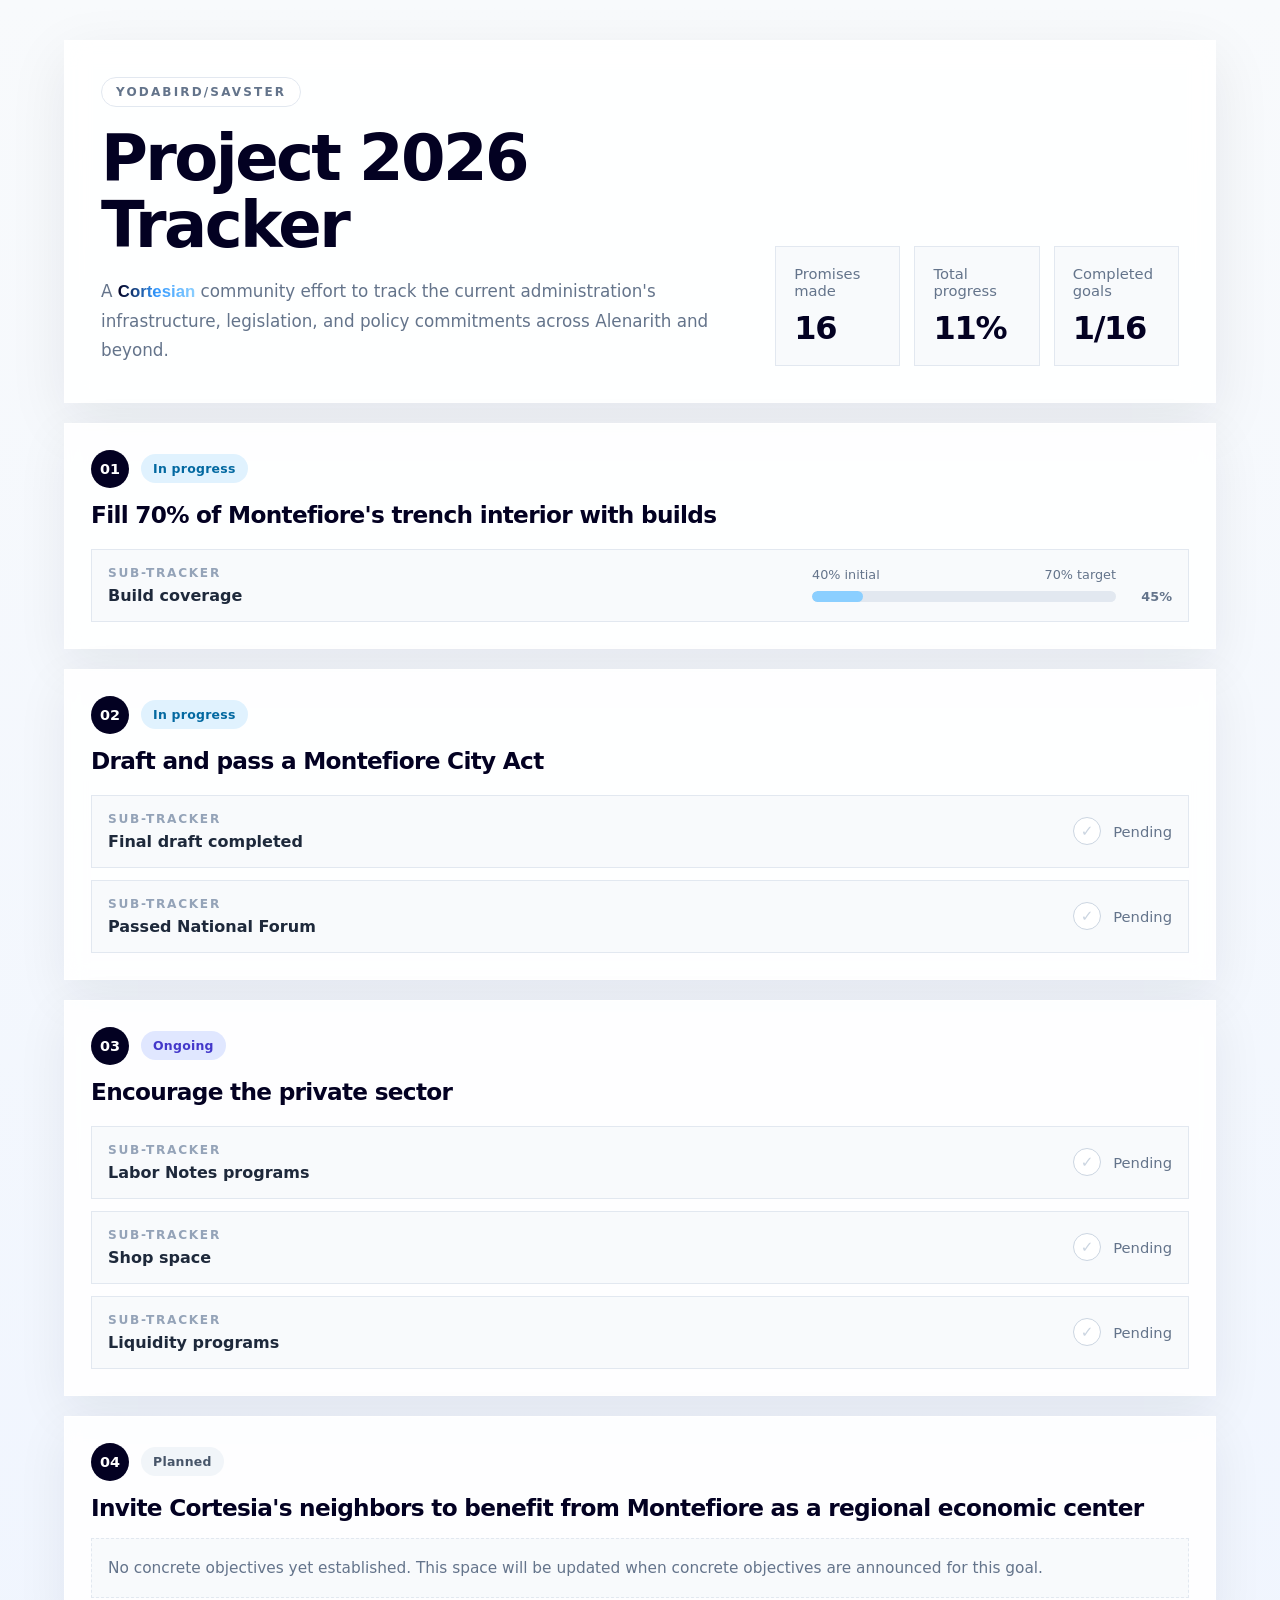
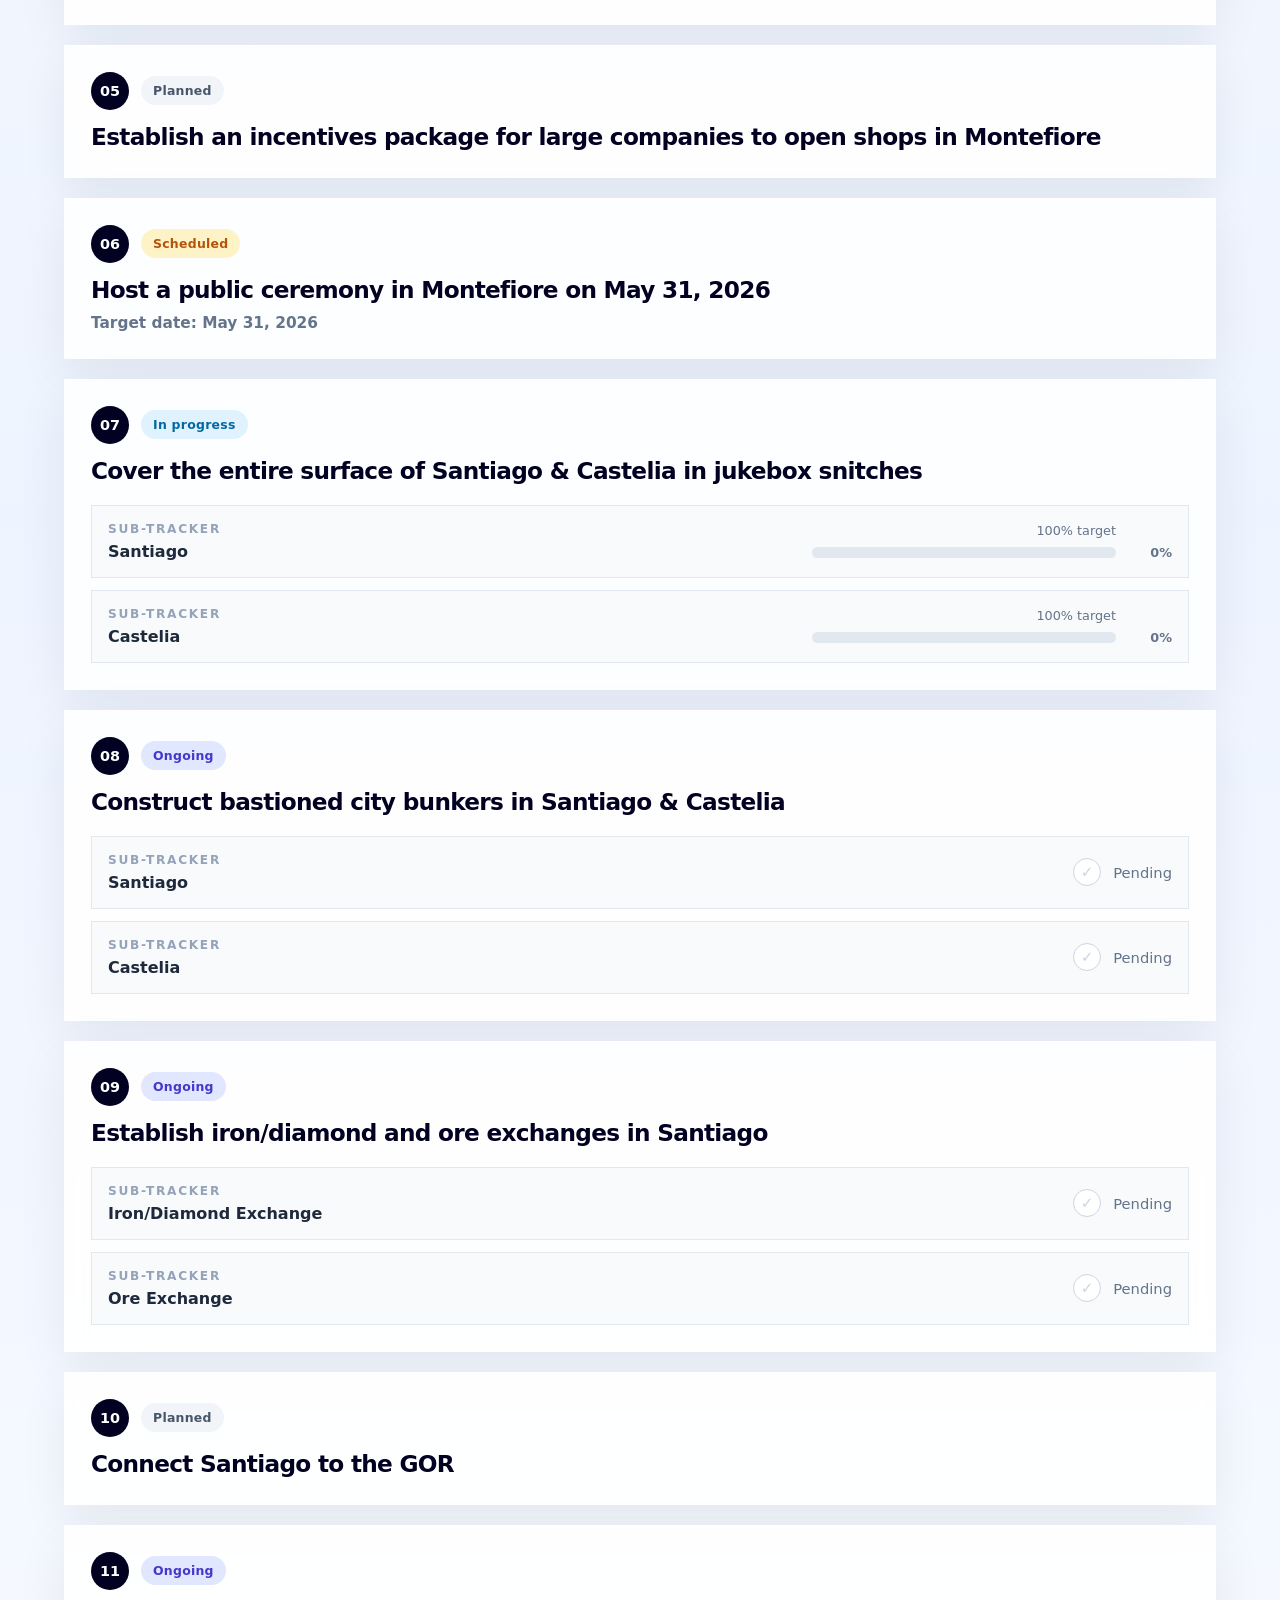
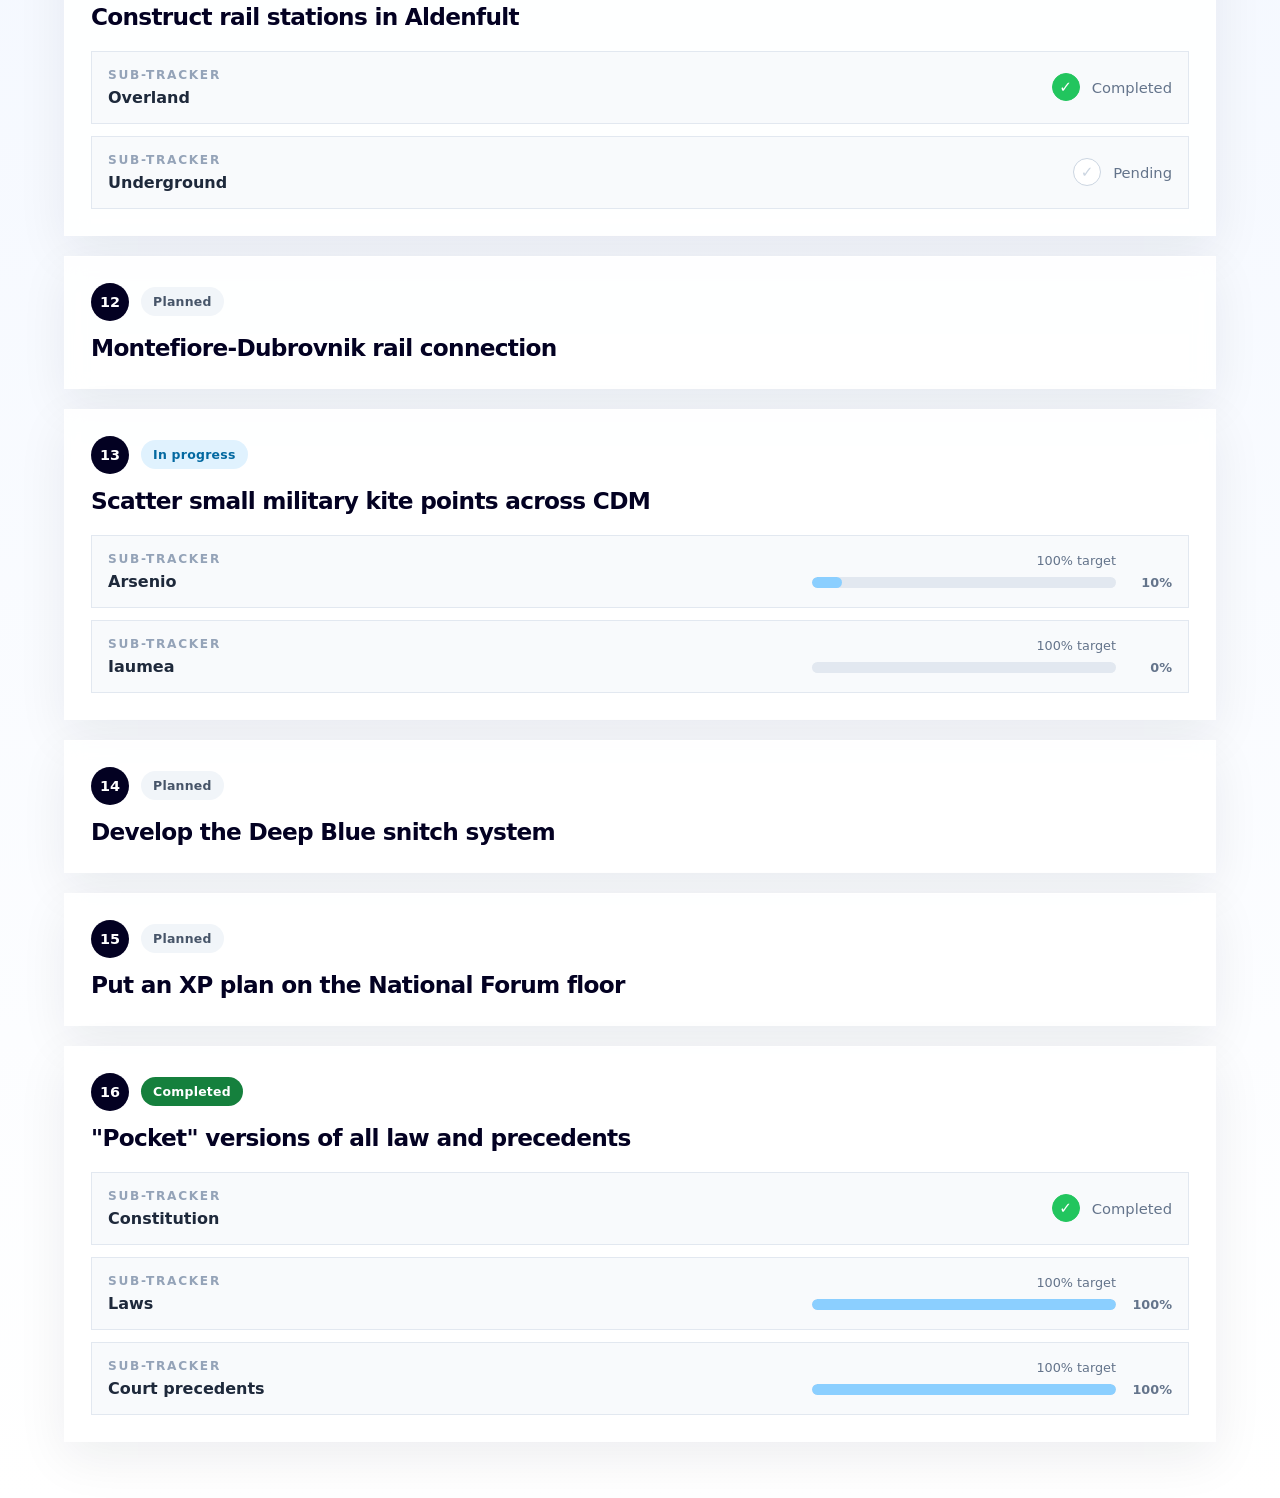
<file: project2026/index.htm>
<!DOCTYPE html>
<html lang="en">

<head>
  <meta charset="UTF-8" />
  <meta name="viewport" content="width=device-width, initial-scale=1.0" />
  <title>Project 2026 Tracker</title>
  <link rel="icon" type="image/x-icon" href="../assets/img/favicon.ico">
  <style>
    :root {
      --bg-top: #f8fafc;
      --bg-mid: #eef4ff;
      --bg-bottom: #ffffff;
      --text: #030122;
      --muted: #64748b;
      --line: #e2e8f0;
      --card: rgba(255, 255, 255, 0.88);
      --soft: #f8fafc;
      --shadow: 0 18px 56px rgba(15, 23, 42, 0.08);
      --blue-bg: #e0f2fe;
      --blue-text: #0369a1;
      --indigo-bg: #e0e7ff;
      --indigo-text: #4338ca;
      --slate-bg: #f1f5f9;
      --slate-text: #475569;
      --amber-bg: #fef3c7;
      --amber-text: #b45309;
      --green-bg: #15803d;
      --white-text: #ffffff;
      --bar-bg: #e2e8f0;
      --bar-fill: #8bcfff;
    }

    * {
      box-sizing: border-box;
    }

    html {
      scroll-behavior: smooth;
    }

    body {
      margin: 0;
      font-family: Inter, ui-sans-serif, system-ui, sans-serif;
      color: var(--text);
      background: linear-gradient(180deg, var(--bg-top) 0%, var(--bg-mid) 45%, var(--bg-bottom) 100%);
    }

    .page {
      max-width: 1200px;
      margin: 0 auto;
      padding: 40px 24px 56px;
    }

    .hero {
      position: relative;
      overflow: hidden;
      background: var(--card);
      border: 1px solid rgba(255, 255, 255, 0.8);
      box-shadow: var(--shadow);
      padding: 36px;
      backdrop-filter: blur(12px);
    }

    .hero-grid {
      display: grid;
      gap: 28px;
      grid-template-columns: 1.6fr 1fr;
      align-items: end;
    }

    .eyebrow {
      display: inline-flex;
      align-items: center;
      padding: 7px 14px;
      border-radius: 999px;
      background: #fff;
      border: 1px solid var(--line);
      font-size: 12px;
      font-weight: 700;
      letter-spacing: 0.18em;
      text-transform: uppercase;
      color: var(--muted);
    }

    h1 {
      margin: 18px 0 0;
      font-size: clamp(2.2rem, 5vw, 4rem);
      line-height: 1.05;
      letter-spacing: -0.04em;
    }

    .highlight {
      font-family: sans-serif;
      font-weight: bold;
      background-image: linear-gradient(to right, #030122, #3399ff, #8bcfff);
      background-clip: text;
      -webkit-background-clip: text;
      color: transparent;
      -webkit-text-fill-color: transparent;
    }

    .hero p {
      max-width: 720px;
      margin: 18px 0 0;
      font-size: 1.05rem;
      line-height: 1.75;
      color: var(--muted);
    }

    .summary-grid {
      display: grid;
      gap: 14px;
      grid-template-columns: repeat(3, 1fr);
    }

    .stat {
      background: var(--soft);
      border: 1px solid var(--line);
      padding: 18px;
    }

    .stat-label {
      font-size: 0.92rem;
      color: var(--muted);
    }

    .stat-value {
      margin-top: 10px;
      font-size: 2rem;
      font-weight: 700;
      letter-spacing: -0.04em;
    }

    /* EDIT TOGGLE */
    .edit-bar {
      display: flex;
      justify-content: flex-end;
      margin-top: 20px;
    }

    .btn-edit {
      display: inline-flex;
      align-items: center;
      gap: 8px;
      padding: 10px 20px;
      border-radius: 999px;
      background: var(--text);
      color: #fff;
      border: none;
      font-size: 0.88rem;
      font-weight: 700;
      cursor: pointer;
      letter-spacing: 0.04em;
      transition: opacity 0.15s;
    }

    .btn-edit:hover {
      opacity: 0.8;
    }

    .btn-edit.active {
      background: #22c55e;
    }

    /* GOALS */
    .goals {
      display: grid;
      gap: 20px;
      margin-top: 20px;
    }

    .goal-card {
      background: var(--card);
      border: 1px solid rgba(255, 255, 255, 0.8);
      box-shadow: 0 16px 48px rgba(15, 23, 42, 0.07);
      padding: 26px;
      backdrop-filter: blur(10px);
      transition: box-shadow 0.2s;
    }

    .goal-card.editing {
      box-shadow: 0 0 0 2px #3399ff, 0 16px 48px rgba(15, 23, 42, 0.07);
    }

    .goal-top {
      display: flex;
      gap: 16px;
      align-items: flex-start;
      justify-content: space-between;
    }

    .goal-heading {
      flex: 1;
      min-width: 0;
    }

    .goal-label-row {
      display: flex;
      align-items: center;
      gap: 12px;
      margin-bottom: 12px;
      flex-wrap: wrap;
    }

    .goal-number {
      width: 38px;
      height: 38px;
      border-radius: 999px;
      background: var(--text);
      color: #fff;
      display: inline-flex;
      align-items: center;
      justify-content: center;
      font-size: 0.9rem;
      font-weight: 700;
      flex-shrink: 0;
    }

    .goal-title {
      margin: 0;
      font-size: 1.45rem;
      line-height: 1.25;
      letter-spacing: -0.03em;
    }

    .goal-date {
      margin-top: 10px;
      font-size: 0.96rem;
      font-weight: 600;
      color: var(--muted);
    }

    .badge {
      display: inline-flex;
      align-items: center;
      border-radius: 999px;
      padding: 7px 12px;
      font-size: 0.78rem;
      font-weight: 700;
      letter-spacing: 0.02em;
      white-space: nowrap;
    }

    .badge.in-progress {
      background: var(--blue-bg);
      color: var(--blue-text);
    }

    .badge.ongoing {
      background: var(--indigo-bg);
      color: var(--indigo-text);
    }

    .badge.planned {
      background: var(--slate-bg);
      color: var(--slate-text);
    }

    .badge.scheduled {
      background: var(--amber-bg);
      color: var(--amber-text);
    }

    .badge.completed {
      background: var(--green-bg);
      color: var(--white-text);
    }

    .note {
      margin-top: 16px;
      background: var(--soft);
      border: 1px dashed var(--line);
      padding: 16px;
      color: var(--muted);
      line-height: 1.7;
      font-size: 0.96rem;
    }

    .subtrackers {
      display: grid;
      gap: 12px;
      margin-top: 20px;
    }

    .subtracker {
      display: flex;
      align-items: center;
      justify-content: space-between;
      gap: 20px;
      background: rgba(248, 250, 252, 0.92);
      border: 1px solid var(--line);
      padding: 16px;
    }

    .subtracker-meta {
      min-width: 0;
      flex: 1;
    }

    .subtracker-label {
      font-size: 0.76rem;
      font-weight: 700;
      letter-spacing: 0.14em;
      text-transform: uppercase;
      color: #94a3b8;
    }

    .subtracker-name {
      margin-top: 6px;
      font-size: 1rem;
      font-weight: 600;
      color: #1e293b;
    }

    .progress-wrap {
      width: min(100%, 360px);
      flex-shrink: 0;
    }

    .progress-top {
      display: flex;
      align-items: center;
      justify-content: space-between;
      margin-bottom: 7px;
      font-size: 0.8rem;
      color: var(--muted);
      padding-right: 56px;
    }

    .progress-bar {
      width: 100%;
      flex: 1;
      height: 11px;
      overflow: hidden;
      border-radius: 999px;
      background: var(--bar-bg);
    }

    .progress-bar-row {
      display: flex;
      align-items: center;
      gap: 10px;
    }

    .progress-current {
      min-width: 46px;
      text-align: right;
      font-size: 0.8rem;
      color: var(--muted);
      font-weight: 600;
      flex-shrink: 0;
    }

    .progress-fill {
      height: 100%;
      border-radius: 999px;
      background: var(--bar-fill);
    }

    .check-wrap {
      display: flex;
      align-items: center;
      gap: 12px;
      min-width: 180px;
      justify-content: flex-end;
      flex-shrink: 0;
    }

    .check {
      width: 28px;
      height: 28px;
      border-radius: 999px;
      display: inline-flex;
      align-items: center;
      justify-content: center;
      font-size: 0.95rem;
      font-weight: 700;
      border: 1px solid #cbd5e1;
      background: #fff;
      color: #cbd5e1;
    }

    .check.done {
      border-color: #22c55e;
      background: #22c55e;
      color: #fff;
    }

    .check-status {
      font-size: 0.92rem;
      color: var(--muted);
    }

    /* EDIT CONTROLS */
    .edit-controls {
      margin-top: 20px;
      border-top: 1px dashed var(--line);
      padding-top: 18px;
      display: none;
    }

    .edit-controls.visible {
      display: block;
    }

    .edit-grid {
      display: grid;
      gap: 12px;
    }

    .edit-row {
      display: flex;
      gap: 10px;
      align-items: center;
      flex-wrap: wrap;
    }

    .edit-label {
      font-size: 0.8rem;
      font-weight: 700;
      text-transform: uppercase;
      letter-spacing: 0.1em;
      color: var(--muted);
      min-width: 90px;
    }

    .edit-input,
    .edit-select,
    .edit-textarea {
      flex: 1;
      min-width: 180px;
      padding: 8px 12px;
      border: 1px solid var(--line);
      font-size: 0.95rem;
      font-family: inherit;
      background: #fff;
      color: var(--text);
      outline: none;
    }

    .edit-input:focus,
    .edit-select:focus,
    .edit-textarea:focus {
      border-color: #3399ff;
    }

    .edit-textarea {
      resize: vertical;
      min-height: 60px;
    }

    .edit-section-title {
      font-size: 0.82rem;
      font-weight: 700;
      text-transform: uppercase;
      letter-spacing: 0.1em;
      color: var(--muted);
      margin: 14px 0 8px;
    }

    .sub-edit {
      background: var(--soft);
      border: 1px solid var(--line);
      padding: 14px;
      display: grid;
      gap: 8px;
      position: relative;
    }

    .sub-edit-row {
      display: flex;
      gap: 10px;
      align-items: center;
      flex-wrap: wrap;
    }

    .btn-small {
      padding: 5px 12px;
      border: 1px solid var(--line);
      background: #fff;
      font-size: 0.8rem;
      font-weight: 700;
      cursor: pointer;
      font-family: inherit;
      transition: background 0.15s;
    }

    .btn-small:hover {
      background: var(--line);
    }

    .btn-small.danger {
      border-color: #fca5a5;
      color: #dc2626;
    }

    .btn-small.danger:hover {
      background: #fee2e2;
    }

    .btn-add-sub {
      display: inline-flex;
      align-items: center;
      gap: 6px;
      padding: 8px 14px;
      border: 1px dashed var(--line);
      background: transparent;
      font-size: 0.85rem;
      font-weight: 600;
      cursor: pointer;
      font-family: inherit;
      color: var(--muted);
      margin-top: 6px;
      transition: border-color 0.15s, color 0.15s;
    }

    .btn-add-sub:hover {
      border-color: #3399ff;
      color: #3399ff;
    }

    .progress-edit-wrap {
      display: flex;
      gap: 8px;
      align-items: center;
      flex: 1;
      min-width: 180px;
    }

    .progress-edit-wrap input[type=range] {
      flex: 1;
    }

    .progress-edit-wrap span {
      min-width: 38px;
      text-align: right;
      font-size: 0.9rem;
      font-weight: 600;
    }

    .check-toggle {
      display: flex;
      gap: 8px;
      align-items: center;
    }

    .check-toggle label {
      font-size: 0.9rem;
      color: var(--muted);
      cursor: pointer;
      display: flex;
      align-items: center;
      gap: 6px;
    }

    @media (max-width: 980px) {
      .hero-grid {
        grid-template-columns: 1fr;
      }
    }

    @media (max-width: 760px) {
      .page {
        padding: 22px 14px 40px;
      }

      .hero,
      .goal-card {
        padding: 20px;
      }

      .summary-grid {
        grid-template-columns: 1fr;
      }

      .goal-top,
      .subtracker {
        flex-direction: column;
        align-items: flex-start;
      }

      .progress-wrap,
      .check-wrap {
        width: 100%;
        min-width: 0;
        justify-content: flex-start;
      }

      .goal-title {
        font-size: 1.25rem;
      }
    }
  </style>
</head>

<body>
  <div class="page">
    <header class="hero">
      <div class="hero-grid">
        <div>
          <div class="eyebrow">yodabird/savster</div>
          <h1>Project 2026 Tracker</h1>
          <p>A <a href="https://discord.gg/aKqx8BNUpR" target="_blank" class="highlight">Cortesian</a> community effort
            to track the current administration's infrastructure, legislation, and policy commitments across Alenarith
            and beyond.</p>
        </div>
        <div class="summary-grid">
          <div class="stat">
            <div class="stat-label">Promises made</div>
            <div class="stat-value" id="stat-total">—</div>
          </div>
          <div class="stat">
            <div class="stat-label">Total progress</div>
            <div class="stat-value" id="stat-progress">—</div>
          </div>
          <div class="stat">
            <div class="stat-label">Completed goals</div>
            <div class="stat-value" id="stat-completed">—</div>
          </div>
        </div>
      </div>
    </header>

    <main class="goals" id="goals-container"></main>
  </div>

  <script>
    // GOALS DATA — edit this array to update the tracker
    const goals = [
      {
        title: "Fill 70% of Montefiore's trench interior with builds",
        status: "in-progress",
        date: null,
        note: null,
        subtrackers: [
          { type: "progress", label: "Build coverage", starting: 40, current: 45, target: 70 }
        ]
      },
      {
        title: "Draft and pass a Montefiore City Act",
        status: "in-progress",
        date: null,
        note: null,
        subtrackers: [
          { type: "check", label: "Final draft completed", done: false },
          { type: "check", label: "Passed National Forum", done: false }
        ]
      },
      {
        title: "Encourage the private sector",
        status: "ongoing",
        date: null,
        note: null,
        subtrackers: [
          { type: "check", label: "Labor Notes programs", done: false },
          { type: "check", label: "Shop space", done: false },
          { type: "check", label: "Liquidity programs", done: false }
        ]
      },
      {
        title: "Invite Cortesia's neighbors to benefit from Montefiore as a regional economic center",
        status: "planned",
        date: null,
        note: "No concrete objectives yet established. This space will be updated when concrete objectives are announced for this goal.",
        subtrackers: []
      },
      {
        title: "Establish an incentives package for large companies to open shops in Montefiore",
        status: "planned",
        date: null,
        note: null,
        subtrackers: []
      },
      {
        title: "Host a public ceremony in Montefiore on May 31, 2026",
        status: "scheduled",
        date: "May 31, 2026",
        note: null,
        subtrackers: []
      },
      {
        title: "Cover the entire surface of Santiago & Castelia in jukebox snitches",
        status: "in-progress",
        date: null,
        note: null,
        subtrackers: [
          { type: "progress", label: "Santiago", starting: 0,current: 0, target: 100 },
          { type: "progress", label: "Castelia", starting: 0, current: 0, target: 100 }
        ]
      },
      {
        title: "Construct bastioned city bunkers in Santiago & Castelia",
        status: "ongoing",
        date: null,
        note: null,
        subtrackers: [
          { type: "check", label: "Santiago", done: false },
          { type: "check", label: "Castelia", done: false }
        ]
      },
      {
        title: "Establish iron/diamond and ore exchanges in Santiago",
        status: "ongoing",
        date: null,
        note: null,
        subtrackers: [
          { type: "check", label: "Iron/Diamond Exchange", done: false },
          { type: "check", label: "Ore Exchange", done: false }
        ]
      },
      {
        title: "Connect Santiago to the GOR",
        status: "planned",
        date: null,
        note: null,
        subtrackers: []
      },
      {
        title: "Construct rail stations in Aldenfult",
        status: "ongoing",
        date: null,
        note: null,
        subtrackers: [
          { type: "check", label: "Overland", done: true },
          { type: "check", label: "Underground", done: false }
        ]
      },
      {
        title: "Montefiore-Dubrovnik rail connection",
        status: "planned",
        date: null,
        note: null,
        subtrackers: []
      },
      {
        title: "Scatter small military kite points across CDM",
        status: "in-progress",
        date: null,
        note: null,
        subtrackers: [
          { type: "progress", label: "Arsenio", starting: 0, current: 10, target: 100 },
          { type: "progress", label: "Iaumea", starting: 0, current: 0, target: 100 }
        ]
      },
      {
        title: "Develop the Deep Blue snitch system",
        status: "planned",
        date: null,
        note: null,
        subtrackers: []
      },
      {
        title: "Put an XP plan on the National Forum floor",
        status: "planned",
        date: null,
        note: null,
        subtrackers: []
      },
      {
        title: '"Pocket" versions of all law and precedents',
        status: "completed",
        date: null,
        note: null,
        subtrackers: [
          { type: "check", label: "Constitution", done: true },
          { type: "progress", label: "Laws", starting: 0, current: 100, target: 100 },
          { type: "progress", label: "Court precedents", starting: 0, current: 100, target: 100 }
        ]
      }
    ];

    const STATUS_OPTIONS = [
      { value: "in-progress", label: "In Progress" },
      { value: "ongoing", label: "Ongoing" },
      { value: "planned", label: "Planned" },
      { value: "scheduled", label: "Scheduled" },
      { value: "completed", label: "Completed" }
    ];

    const STATUS_LABELS = {
      "in-progress": "In progress",
      "ongoing": "Ongoing",
      "planned": "Planned",
      "scheduled": "Scheduled",
      "completed": "Completed"
    };

    let editMode = false;

    function computeStats() {
      const total = goals.length;
      let completedGoals = 0;
      let totalGoalProgress = 0;
      let goalCount = 0;

      goals.forEach(g => {
        goalCount ++;

        // A goal is "complete" if all its subtrackers are done/100%
        let goalComplete = false;
        if (g.subtrackers.length === 0) {
          goalComplete = (g.status === "completed");
        } else {
          const allDone = g.subtrackers.every(s => {
            if (s.type === "check") return s.done;
            if (s.type === "progress") return s.current >= s.target;
            return false;
          });
          if (allDone) goalComplete = true;
        }
        if (goalComplete) completedGoals++;

        // Aggregate progress
        if (g.subtrackers.length > 0) {
          let subCount = 0;
          let totalSubProgress = 0;
          g.subtrackers.forEach(s => {
            if (s.type === "progress") {
              totalSubProgress += Math.min((s.current-s.starting) / (s.target-s.starting), 1) * 100;
              subCount++;
            } else if (s.type === "check") {
              totalSubProgress += s.done ? 100 : 0;
              subCount++;
            }
          });
          totalGoalProgress += (totalSubProgress / subCount);
        } else {
          totalGoalProgress += (goalComplete ? 100 : 0);
        }
      });

      const overallProgress = goalCount > 0 ? Math.round(totalGoalProgress / goalCount) : 0;

      document.getElementById("stat-total").textContent = total;
      document.getElementById("stat-progress").textContent = overallProgress + "%";
      document.getElementById("stat-completed").textContent = completedGoals + "/" + total;
    }

    // Rendering
    function render() {
      const container = document.getElementById("goals-container");
      container.innerHTML = "";

      goals.forEach((goal, gi) => {
        const card = document.createElement("section");
        card.className = "goal-card" + (editMode ? " editing" : "");

        let subtrackerHTML = "";
        if (goal.subtrackers.length > 0) {
          subtrackerHTML = '<div class="subtrackers">';
          goal.subtrackers.forEach(s => {
            if (s.type === "progress") {
              const pct = s.target > s.starting ? Math.min((s.current - s.starting) / (s.target - s.starting), 1) * 100 : 0;
              subtrackerHTML += `
            <div class="subtracker">
              <div class="subtracker-meta">
                <div class="subtracker-label">Sub-tracker</div>
                <div class="subtracker-name">${escHtml(s.label)}</div>
              </div>
              <div class="progress-wrap">
              ${s.starting > 0 
              ? `<div class="progress-top"><span>${s.starting}% initial</span><span>${s.target}% target</span></div>` 
              : `<div class="progress-top"><span></span><span>${s.target}% target</span></div>`}
                <div class="progress-bar-row">
                  <div class="progress-bar"><div class="progress-fill" style="width:${pct}%"></div></div>
                  <div class="progress-current">${s.current}%</div>
                </div>
              </div>
            </div>`;
            } else {
              subtrackerHTML += `
            <div class="subtracker">
              <div class="subtracker-meta">
                <div class="subtracker-label">Sub-tracker</div>
                <div class="subtracker-name">${escHtml(s.label)}</div>
              </div>
              <div class="check-wrap">
                <div class="check ${s.done ? "done" : ""}">✓</div>
                <div class="check-status">${s.done ? "Completed" : "Pending"}</div>
              </div>
            </div>`;
            }
          });
          subtrackerHTML += "</div>";
        }

        let editHTML = "";
        if (editMode) {
          let subEditFields = "";
          goal.subtrackers.forEach((s, si) => {
            if (s.type === "progress") {
              subEditFields += `
            <div class="sub-edit" id="sub-${gi}-${si}">
              <div class="sub-edit-row">
                <span class="edit-label">Label</span>
                <input class="edit-input" value="${escAttr(s.label)}" oninput="updateSub(${gi},${si},'label',this.value)" />
                <span class="edit-label" style="min-width:50px">Type</span>
                <select class="edit-select" style="flex:0;min-width:120px" onchange="updateSub(${gi},${si},'type',this.value)">
                  <option value="progress" selected>Progress</option>
                  <option value="check">Checkbox</option>
                </select>
                <button class="btn-small danger" onclick="removeSub(${gi},${si})">Remove</button>
              </div>
              <div class="sub-edit-row">
                <span class="edit-label">Current</span>
                <div class="progress-edit-wrap">
                  <input type="range" min="${s.starting}" max="${s.target}" value="${s.current}" oninput="updateSub(${gi},${si},'current',+this.value);this.nextElementSibling.textContent=this.value+'%'" />
                  <span>${s.current}%</span>
                </div>
                <span class="edit-label" style="min-width:50px">Target</span>
                <input class="edit-input" style="max-width:80px" type="number" min="1" max="100" value="${s.target}" oninput="updateSub(${gi},${si},'target',+this.value)" />
              </div>
            </div>`;
            } else {
              subEditFields += `
            <div class="sub-edit" id="sub-${gi}-${si}">
              <div class="sub-edit-row">
                <span class="edit-label">Label</span>
                <input class="edit-input" value="${escAttr(s.label)}" oninput="updateSub(${gi},${si},'label',this.value)" />
                <span class="edit-label" style="min-width:50px">Type</span>
                <select class="edit-select" style="flex:0;min-width:120px" onchange="updateSub(${gi},${si},'type',this.value)">
                  <option value="progress">Progress</option>
                  <option value="check" selected>Checkbox</option>
                </select>
                <button class="btn-small danger" onclick="removeSub(${gi},${si})">Remove</button>
              </div>
              <div class="sub-edit-row check-toggle">
                <span class="edit-label">Status</span>
                <label><input type="checkbox" ${s.done ? "checked" : ""} onchange="updateSub(${gi},${si},'done',this.checked)" /> Completed</label>
              </div>
            </div>`;
            }
          });

          editHTML = `
        <div class="edit-controls visible">
          <div class="edit-grid">
            <div class="edit-row">
              <span class="edit-label">Title</span>
              <input class="edit-input" value="${escAttr(goal.title)}" oninput="updateGoal(${gi},'title',this.value)" />
            </div>
            <div class="edit-row">
              <span class="edit-label">Status</span>
              <select class="edit-select" onchange="updateGoal(${gi},'status',this.value)">
                ${STATUS_OPTIONS.map(o => `<option value="${o.value}"${goal.status === o.value ? " selected" : ""}>${o.label}</option>`).join("")}
              </select>
              <span class="edit-label" style="min-width:60px">Date</span>
              <input class="edit-input" placeholder="e.g. May 31, 2026" value="${escAttr(goal.date || '')}" oninput="updateGoal(${gi},'date',this.value||null)" />
            </div>
            <div class="edit-row">
              <span class="edit-label">Note</span>
              <textarea class="edit-textarea" oninput="updateGoal(${gi},'note',this.value||null)">${escHtml(goal.note || '')}</textarea>
            </div>
          </div>
          <div class="edit-section-title">Sub-trackers</div>
          <div id="subs-${gi}">${subEditFields}</div>
          <button class="btn-add-sub" onclick="addSub(${gi})">＋ Add sub-tracker</button>
        </div>`;
        }

        const num = String(gi + 1).padStart(2, "0");
        card.innerHTML = `
      <div class="goal-top">
        <div class="goal-heading">
          <div class="goal-label-row">
            <div class="goal-number">${num}</div>
            <div class="badge ${goal.status}">${STATUS_LABELS[goal.status] || goal.status}</div>
          </div>
          <h2 class="goal-title">${escHtml(goal.title)}</h2>
          ${goal.date ? `<div class="goal-date">Target date: ${escHtml(goal.date)}</div>` : ""}
          ${goal.note ? `<div class="note">${escHtml(goal.note)}</div>` : ""}
        </div>
      </div>
      ${subtrackerHTML}
      ${editHTML}`;

        container.appendChild(card);
      });

      computeStats();
    }

    function toggleEditMode() {
      editMode = !editMode;
      const btn = document.getElementById("global-edit-btn");
      btn.textContent = editMode ? "✓ Done Editing" : "✏️ Edit Goals";
      btn.classList.toggle("active", editMode);
      render();
    }

    function updateGoal(gi, key, value) {
      goals[gi][key] = value;
      computeStats();
      const card = document.getElementById("goals-container").children[gi];
      const num = String(gi + 1).padStart(2, "0");
      const g = goals[gi];
      card.querySelector(".goal-number").textContent = num;
      card.querySelector(".badge").className = `badge ${g.status}`;
      card.querySelector(".badge").textContent = STATUS_LABELS[g.status] || g.status;
      card.querySelector(".goal-title").textContent = g.title;

      // date
      let dateEl = card.querySelector(".goal-date");
      if (g.date) {
        if (!dateEl) { dateEl = document.createElement("div"); dateEl.className = "goal-date"; card.querySelector(".goal-heading").appendChild(dateEl); }
        dateEl.textContent = "Target date: " + g.date;
      } else if (dateEl) dateEl.remove();

      // note
      let noteEl = card.querySelector(".note");
      if (g.note) {
        if (!noteEl) { noteEl = document.createElement("div"); noteEl.className = "note"; card.querySelector(".goal-heading").appendChild(noteEl); }
        noteEl.textContent = g.note;
      } else if (noteEl) noteEl.remove();
    }

    function updateSub(gi, si, key, value) {
      goals[gi].subtrackers[si][key] = value;
      if (key === "type") {
        if (value === "progress") {
          goals[gi].subtrackers[si] = { type: "progress", label: goals[gi].subtrackers[si].label, current: 0, target: 100 };
        } else {
          goals[gi].subtrackers[si] = { type: "check", label: goals[gi].subtrackers[si].label, done: false };
        }
        render(); return;
      }
      computeStats();
      refreshSubtrackersView(gi);
    }

    function addSub(gi) {
      goals[gi].subtrackers.push({ type: "check", label: "New item", done: false });
      render();
    }

    function removeSub(gi, si) {
      goals[gi].subtrackers.splice(si, 1);
      render();
    }

    function refreshSubtrackersView(gi) {
      const card = document.getElementById("goals-container").children[gi];
      const g = goals[gi];
      let existingView = card.querySelector(".subtrackers");

      if (g.subtrackers.length === 0) {
        if (existingView) existingView.remove();
        return;
      }

      let html = "";
      g.subtrackers.forEach(s => {
        if (s.type === "progress") {
          const pct = s.target > s.starting ? Math.min((s.current - s.starting) / (s.target - s.starting), 1) * 100 : 0;
          html += `<div class="subtracker">
        <div class="subtracker-meta"><div class="subtracker-label">Sub-tracker</div><div class="subtracker-name">${escHtml(s.label)}</div></div>
        <div class="progress-wrap">
          <div class="progress-top"><span>${s.starting}%</span><span>${s.target}% target</span></div>
          <div class="progress-bar-row"><div class="progress-bar"><div class="progress-fill" style="width:${pct}%"></div></div><div class="progress-current">${s.current}%</div></div>
        </div></div>`;
        } else {
          html += `<div class="subtracker">
        <div class="subtracker-meta"><div class="subtracker-label">Sub-tracker</div><div class="subtracker-name">${escHtml(s.label)}</div></div>
        <div class="check-wrap"><div class="check ${s.done ? "done" : ""}">✓</div><div class="check-status">${s.done ? "Completed" : "Pending"}</div></div>
        </div>`;
        }
      });

      if (existingView) {
        existingView.innerHTML = html;
      } else {
        const wrap = document.createElement("div");
        wrap.className = "subtrackers";
        wrap.innerHTML = html;
        // Insert before edit-controls
        const editCtrl = card.querySelector(".edit-controls");
        if (editCtrl) card.insertBefore(wrap, editCtrl);
        else card.appendChild(wrap);
      }
    }

    // Util
    function escHtml(str) {
      if (!str) return "";
      return String(str).replace(/&/g, "&amp;").replace(/</g, "&lt;").replace(/>/g, "&gt;").replace(/"/g, "&quot;");
    }
    function escAttr(str) {
      if (!str) return "";
      return String(str).replace(/"/g, "&quot;").replace(/'/g, "&#39;");
    }

    render();
  </script>
</body>

</html>
</file>
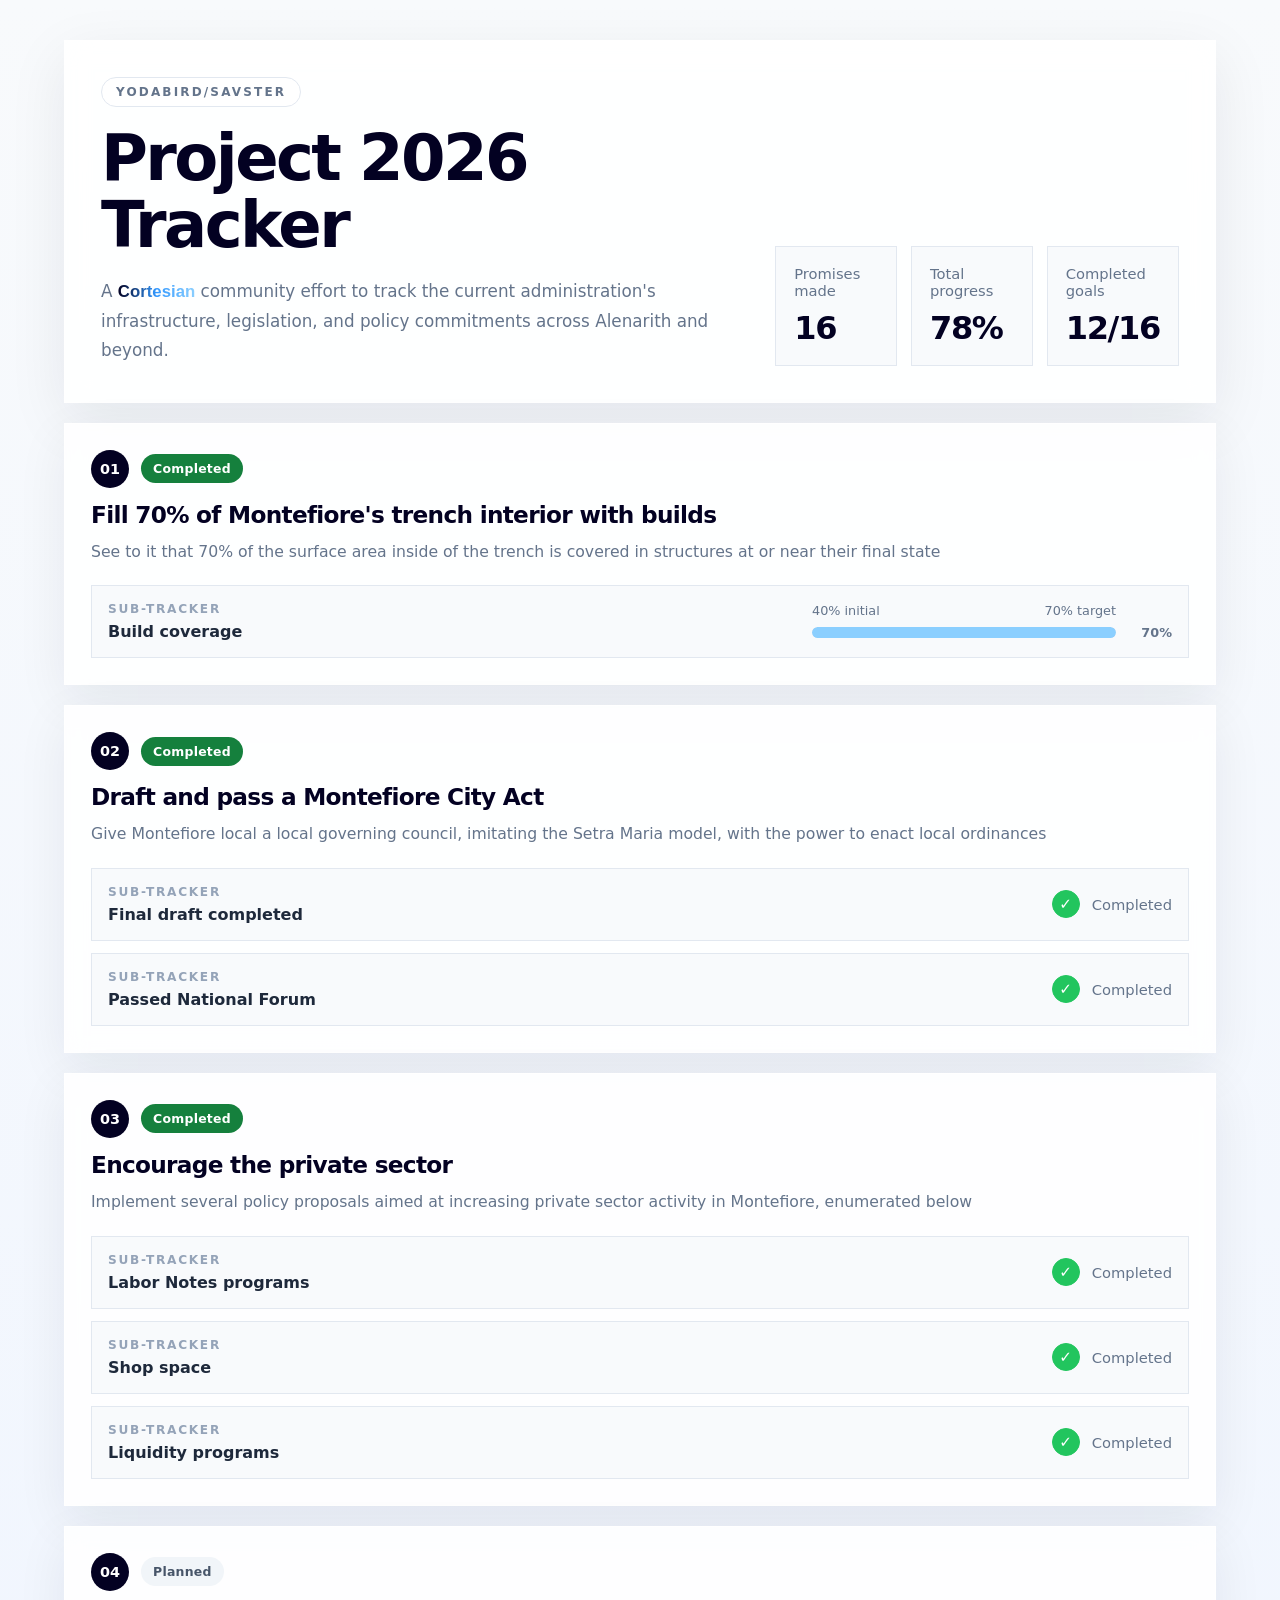
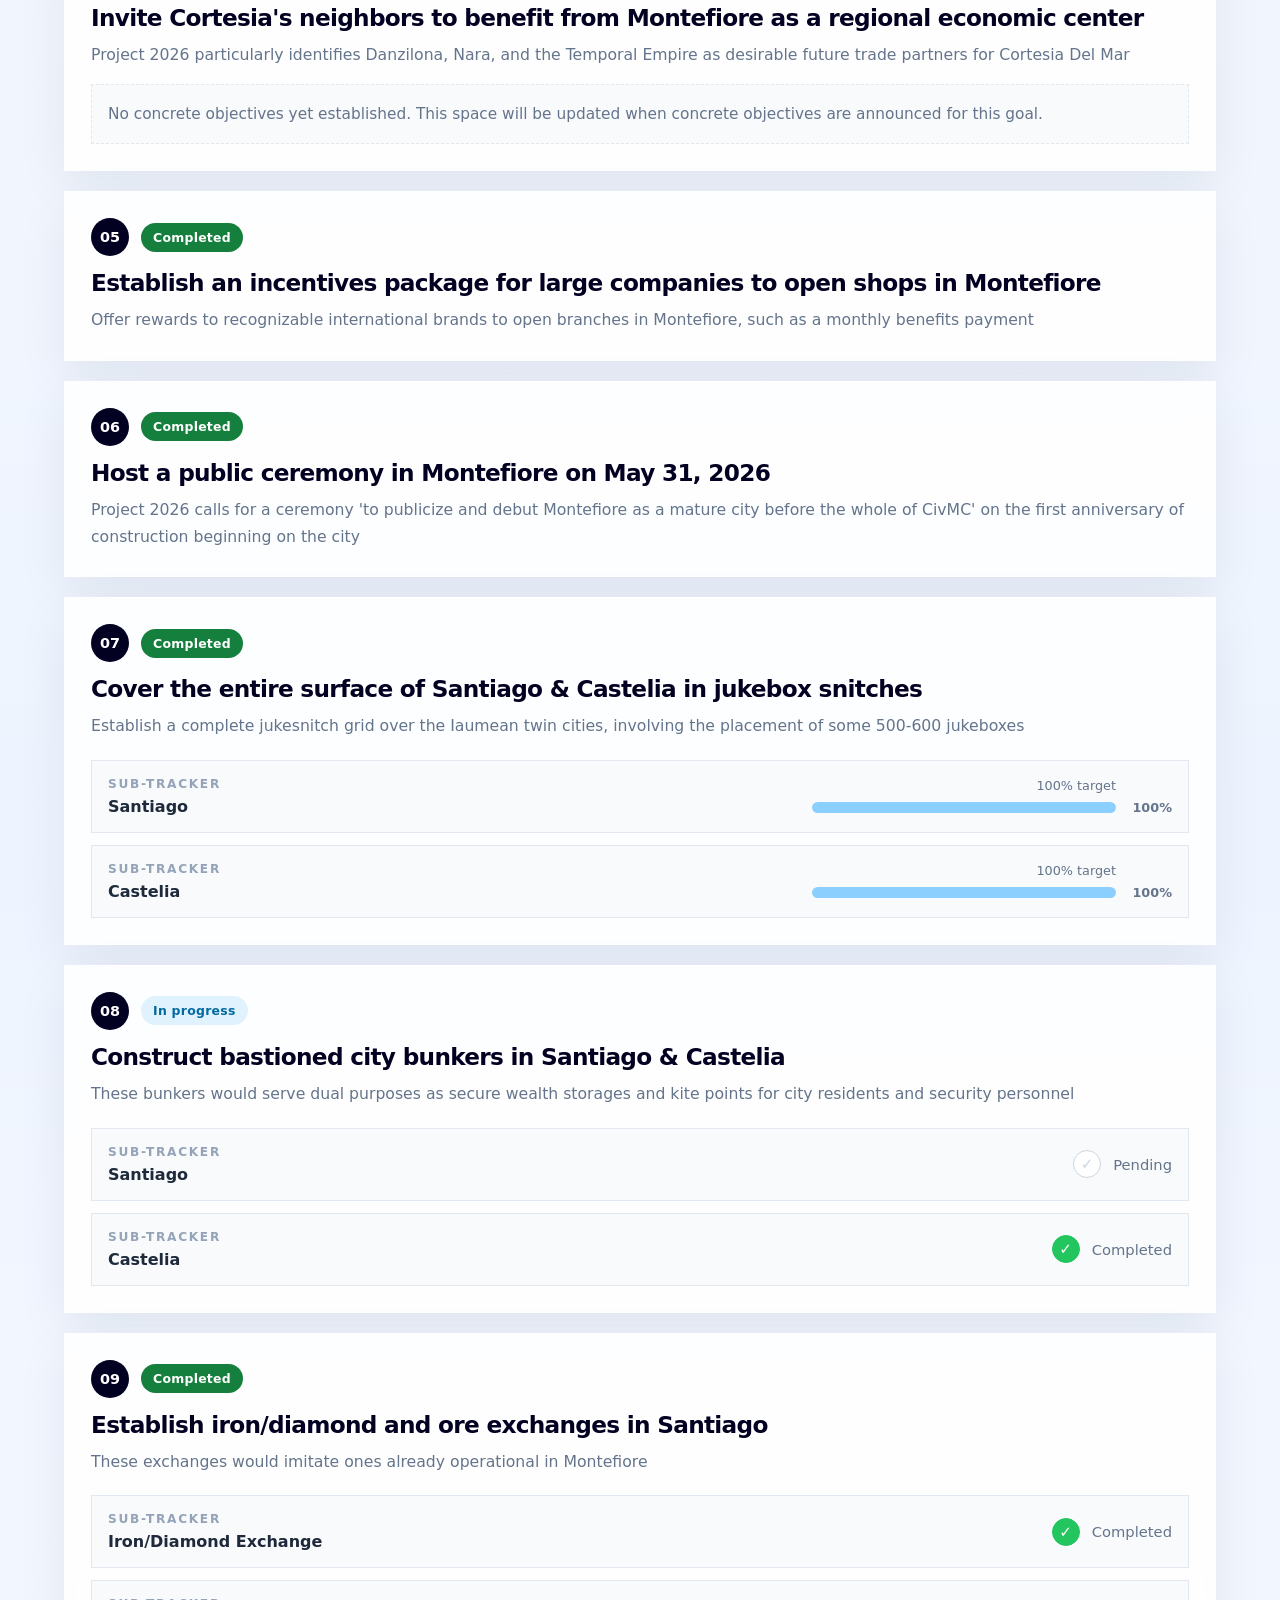
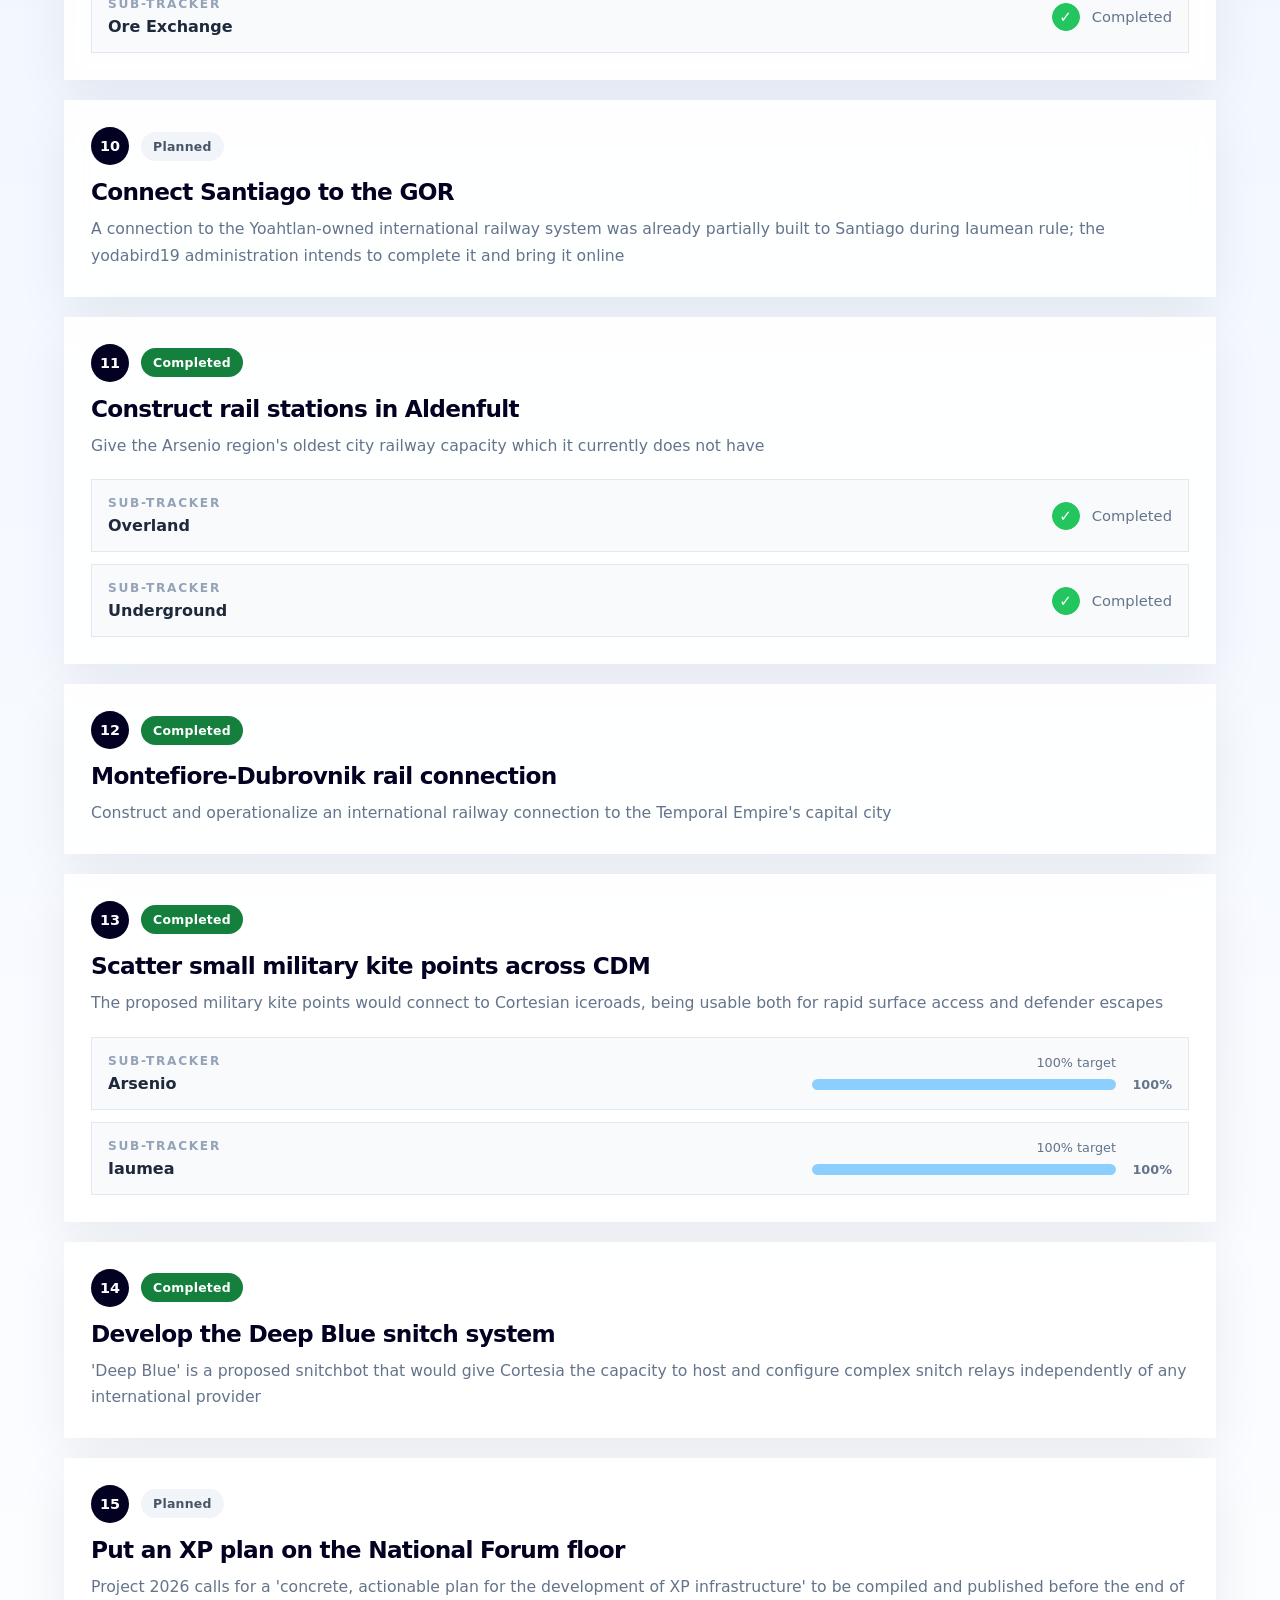
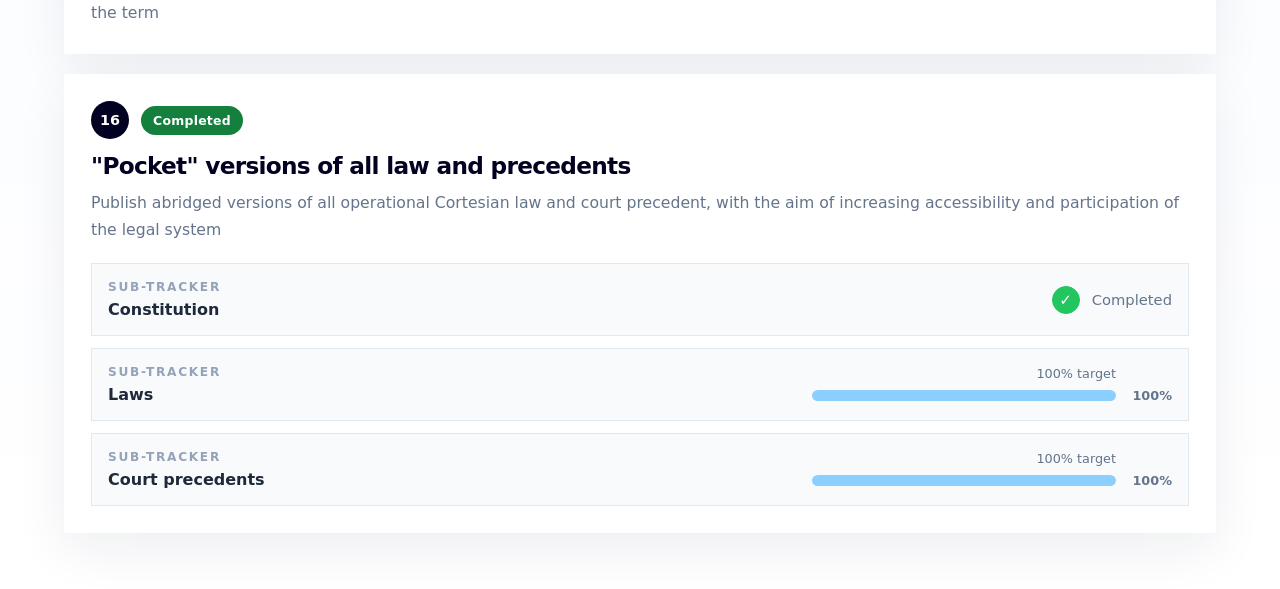
<file: project2026/index.html>
<!DOCTYPE html>
<html lang="en">

<head>
  <meta charset="UTF-8" />
  <meta name="viewport" content="width=device-width, initial-scale=1.0" />
  <title>Project 2026 Tracker</title>
  <link rel="icon" type="image/x-icon" href="../assets/img/favicon.ico">
  <style>
    :root {
      --bg-top: #f8fafc;
      --bg-mid: #eef4ff;
      --bg-bottom: #ffffff;
      --text: #030122;
      --muted: #64748b;
      --line: #e2e8f0;
      --card: rgba(255, 255, 255, 0.88);
      --soft: #f8fafc;
      --shadow: 0 18px 56px rgba(15, 23, 42, 0.08);
      --blue-bg: #e0f2fe;
      --blue-text: #0369a1;
      --indigo-bg: #e0e7ff;
      --indigo-text: #4338ca;
      --slate-bg: #f1f5f9;
      --slate-text: #475569;
      --amber-bg: #fef3c7;
      --amber-text: #b45309;
      --green-bg: #15803d;
      --white-text: #ffffff;
      --bar-bg: #e2e8f0;
      --bar-fill: #8bcfff;
    }

    * {
      box-sizing: border-box;
    }

    html {
      scroll-behavior: smooth;
    }

    body {
      margin: 0;
      font-family: Inter, ui-sans-serif, system-ui, sans-serif;
      color: var(--text);
      background: linear-gradient(180deg, var(--bg-top) 0%, var(--bg-mid) 45%, var(--bg-bottom) 100%);
    }

    .page {
      max-width: 1200px;
      margin: 0 auto;
      padding: 40px 24px 56px;
    }

    .hero {
      position: relative;
      overflow: hidden;
      background: var(--card);
      border: 1px solid rgba(255, 255, 255, 0.8);
      box-shadow: var(--shadow);
      padding: 36px;
      backdrop-filter: blur(12px);
    }

    .hero-grid {
      display: grid;
      gap: 28px;
      grid-template-columns: 1.6fr 1fr;
      align-items: end;
    }

    .eyebrow {
      display: inline-flex;
      align-items: center;
      padding: 7px 14px;
      border-radius: 999px;
      background: #fff;
      border: 1px solid var(--line);
      font-size: 12px;
      font-weight: 700;
      letter-spacing: 0.18em;
      text-transform: uppercase;
      color: var(--muted);
    }

    h1 {
      margin: 18px 0 0;
      font-size: clamp(2.2rem, 5vw, 4rem);
      line-height: 1.05;
      letter-spacing: -0.04em;
    }

    .highlight {
      font-family: sans-serif;
      font-weight: bold;
      background-image: linear-gradient(to right, #030122, #3399ff, #8bcfff);
      background-clip: text;
      -webkit-background-clip: text;
      color: transparent;
      -webkit-text-fill-color: transparent;
    }

    .hero p {
      max-width: 720px;
      margin: 18px 0 0;
      font-size: 1.05rem;
      line-height: 1.75;
      color: var(--muted);
    }

    .summary-grid {
      display: grid;
      gap: 14px;
      grid-template-columns: repeat(3, 1fr);
    }

    .stat {
      background: var(--soft);
      border: 1px solid var(--line);
      padding: 18px;
    }

    .stat-label {
      font-size: 0.92rem;
      color: var(--muted);
    }

    .stat-value {
      margin-top: 10px;
      font-size: 2rem;
      font-weight: 700;
      letter-spacing: -0.04em;
    }

    /* EDIT TOGGLE */
    .edit-bar {
      display: flex;
      justify-content: flex-end;
      margin-top: 20px;
    }

    .btn-edit {
      display: inline-flex;
      align-items: center;
      gap: 8px;
      padding: 10px 20px;
      border-radius: 999px;
      background: var(--text);
      color: #fff;
      border: none;
      font-size: 0.88rem;
      font-weight: 700;
      cursor: pointer;
      letter-spacing: 0.04em;
      transition: opacity 0.15s;
    }

    .btn-edit:hover {
      opacity: 0.8;
    }

    .btn-edit.active {
      background: #22c55e;
    }

    /* GOALS */
    .goals {
      display: grid;
      gap: 20px;
      margin-top: 20px;
    }

    .goal-card {
      background: var(--card);
      border: 1px solid rgba(255, 255, 255, 0.8);
      box-shadow: 0 16px 48px rgba(15, 23, 42, 0.07);
      padding: 26px;
      backdrop-filter: blur(10px);
      transition: box-shadow 0.2s;
    }

    .goal-card.editing {
      box-shadow: 0 0 0 2px #3399ff, 0 16px 48px rgba(15, 23, 42, 0.07);
    }

    .goal-top {
      display: flex;
      gap: 16px;
      align-items: flex-start;
      justify-content: space-between;
    }

    .goal-heading {
      flex: 1;
      min-width: 0;
    }

    .goal-label-row {
      display: flex;
      align-items: center;
      gap: 12px;
      margin-bottom: 12px;
      flex-wrap: wrap;
    }

    .goal-number {
      width: 38px;
      height: 38px;
      border-radius: 999px;
      background: var(--text);
      color: #fff;
      display: inline-flex;
      align-items: center;
      justify-content: center;
      font-size: 0.9rem;
      font-weight: 700;
      flex-shrink: 0;
    }

    .goal-title {
      margin: 0;
      font-size: 1.45rem;
      line-height: 1.25;
      letter-spacing: -0.03em;
    }

    .goal-description {
      margin: 10px 0 0;
      font-size: 0.98rem;
      line-height: 1.7;
      color: var(--muted);
    }

    .goal-date {
      margin-top: 10px;
      font-size: 0.96rem;
      font-weight: 600;
      color: var(--muted);
    }

    .badge {
      display: inline-flex;
      align-items: center;
      border-radius: 999px;
      padding: 7px 12px;
      font-size: 0.78rem;
      font-weight: 700;
      letter-spacing: 0.02em;
      white-space: nowrap;
    }

    .badge.in-progress {
      background: var(--blue-bg);
      color: var(--blue-text);
    }

    .badge.ongoing {
      background: var(--indigo-bg);
      color: var(--indigo-text);
    }

    .badge.planned {
      background: var(--slate-bg);
      color: var(--slate-text);
    }

    .badge.scheduled {
      background: var(--amber-bg);
      color: var(--amber-text);
    }

    .badge.completed {
      background: var(--green-bg);
      color: var(--white-text);
    }

    .note {
      margin-top: 16px;
      background: var(--soft);
      border: 1px dashed var(--line);
      padding: 16px;
      color: var(--muted);
      line-height: 1.7;
      font-size: 0.96rem;
    }

    .subtrackers {
      display: grid;
      gap: 12px;
      margin-top: 20px;
    }

    .subtracker {
      display: flex;
      align-items: center;
      justify-content: space-between;
      gap: 20px;
      background: rgba(248, 250, 252, 0.92);
      border: 1px solid var(--line);
      padding: 16px;
    }

    .subtracker-meta {
      min-width: 0;
      flex: 1;
    }

    .subtracker-label {
      font-size: 0.76rem;
      font-weight: 700;
      letter-spacing: 0.14em;
      text-transform: uppercase;
      color: #94a3b8;
    }

    .subtracker-name {
      margin-top: 6px;
      font-size: 1rem;
      font-weight: 600;
      color: #1e293b;
    }

    .progress-wrap {
      width: min(100%, 360px);
      flex-shrink: 0;
    }

    .progress-top {
      display: flex;
      align-items: center;
      justify-content: space-between;
      margin-bottom: 7px;
      font-size: 0.8rem;
      color: var(--muted);
      padding-right: 56px;
    }

    .progress-bar {
      width: 100%;
      flex: 1;
      height: 11px;
      overflow: hidden;
      border-radius: 999px;
      background: var(--bar-bg);
    }

    .progress-bar-row {
      display: flex;
      align-items: center;
      gap: 10px;
    }

    .progress-current {
      min-width: 46px;
      text-align: right;
      font-size: 0.8rem;
      color: var(--muted);
      font-weight: 600;
      flex-shrink: 0;
    }

    .progress-fill {
      height: 100%;
      border-radius: 999px;
      background: var(--bar-fill);
    }

    .check-wrap {
      display: flex;
      align-items: center;
      gap: 12px;
      min-width: 180px;
      justify-content: flex-end;
      flex-shrink: 0;
    }

    .check {
      width: 28px;
      height: 28px;
      border-radius: 999px;
      display: inline-flex;
      align-items: center;
      justify-content: center;
      font-size: 0.95rem;
      font-weight: 700;
      border: 1px solid #cbd5e1;
      background: #fff;
      color: #cbd5e1;
    }

    .check.done {
      border-color: #22c55e;
      background: #22c55e;
      color: #fff;
    }

    .check-status {
      font-size: 0.92rem;
      color: var(--muted);
    }

    /* EDIT CONTROLS */
    .edit-controls {
      margin-top: 20px;
      border-top: 1px dashed var(--line);
      padding-top: 18px;
      display: none;
    }

    .edit-controls.visible {
      display: block;
    }

    .edit-grid {
      display: grid;
      gap: 12px;
    }

    .edit-row {
      display: flex;
      gap: 10px;
      align-items: center;
      flex-wrap: wrap;
    }

    .edit-label {
      font-size: 0.8rem;
      font-weight: 700;
      text-transform: uppercase;
      letter-spacing: 0.1em;
      color: var(--muted);
      min-width: 90px;
    }

    .edit-input,
    .edit-select,
    .edit-textarea {
      flex: 1;
      min-width: 180px;
      padding: 8px 12px;
      border: 1px solid var(--line);
      font-size: 0.95rem;
      font-family: inherit;
      background: #fff;
      color: var(--text);
      outline: none;
    }

    .edit-input:focus,
    .edit-select:focus,
    .edit-textarea:focus {
      border-color: #3399ff;
    }

    .edit-textarea {
      resize: vertical;
      min-height: 60px;
    }

    .edit-section-title {
      font-size: 0.82rem;
      font-weight: 700;
      text-transform: uppercase;
      letter-spacing: 0.1em;
      color: var(--muted);
      margin: 14px 0 8px;
    }

    .sub-edit {
      background: var(--soft);
      border: 1px solid var(--line);
      padding: 14px;
      display: grid;
      gap: 8px;
      position: relative;
    }

    .sub-edit-row {
      display: flex;
      gap: 10px;
      align-items: center;
      flex-wrap: wrap;
    }

    .btn-small {
      padding: 5px 12px;
      border: 1px solid var(--line);
      background: #fff;
      font-size: 0.8rem;
      font-weight: 700;
      cursor: pointer;
      font-family: inherit;
      transition: background 0.15s;
    }

    .btn-small:hover {
      background: var(--line);
    }

    .btn-small.danger {
      border-color: #fca5a5;
      color: #dc2626;
    }

    .btn-small.danger:hover {
      background: #fee2e2;
    }

    .btn-add-sub {
      display: inline-flex;
      align-items: center;
      gap: 6px;
      padding: 8px 14px;
      border: 1px dashed var(--line);
      background: transparent;
      font-size: 0.85rem;
      font-weight: 600;
      cursor: pointer;
      font-family: inherit;
      color: var(--muted);
      margin-top: 6px;
      transition: border-color 0.15s, color 0.15s;
    }

    .btn-add-sub:hover {
      border-color: #3399ff;
      color: #3399ff;
    }

    .progress-edit-wrap {
      display: flex;
      gap: 8px;
      align-items: center;
      flex: 1;
      min-width: 180px;
    }

    .progress-edit-wrap input[type=range] {
      flex: 1;
    }

    .progress-edit-wrap span {
      min-width: 38px;
      text-align: right;
      font-size: 0.9rem;
      font-weight: 600;
    }

    .check-toggle {
      display: flex;
      gap: 8px;
      align-items: center;
    }

    .check-toggle label {
      font-size: 0.9rem;
      color: var(--muted);
      cursor: pointer;
      display: flex;
      align-items: center;
      gap: 6px;
    }

    @media (max-width: 980px) {
      .hero-grid {
        grid-template-columns: 1fr;
      }
    }

    @media (max-width: 760px) {
      .page {
        padding: 22px 14px 40px;
      }

      .hero,
      .goal-card {
        padding: 20px;
      }

      .summary-grid {
        grid-template-columns: 1fr;
      }

      .goal-top,
      .subtracker {
        flex-direction: column;
        align-items: flex-start;
      }

      .progress-wrap,
      .check-wrap {
        width: 100%;
        min-width: 0;
        justify-content: flex-start;
      }

      .goal-title {
        font-size: 1.25rem;
      }
    }
  </style>
</head>

<body>
  <div class="page">
    <header class="hero">
      <div class="hero-grid">
        <div>
          <div class="eyebrow">yodabird/savster</div>
          <h1>Project 2026 Tracker</h1>
          <p>A <a href="https://discord.gg/aKqx8BNUpR" target="_blank" class="highlight">Cortesian</a> community effort
            to track the current administration's infrastructure, legislation, and policy commitments across Alenarith
            and beyond.</p>
        </div>
        <div class="summary-grid">
          <div class="stat">
            <div class="stat-label">Promises made</div>
            <div class="stat-value" id="stat-total">—</div>
          </div>
          <div class="stat">
            <div class="stat-label">Total progress</div>
            <div class="stat-value" id="stat-progress">—</div>
          </div>
          <div class="stat">
            <div class="stat-label">Completed goals</div>
            <div class="stat-value" id="stat-completed">—</div>
          </div>
        </div>
      </div>
    </header>

    <main class="goals" id="goals-container"></main>
  </div>

  <script>
    // GOALS DATA — edit this array to update the tracker
    const goals = [
      {
        title: "Fill 70% of Montefiore's trench interior with builds",
        description: "See to it that 70% of the surface area inside of the trench is covered in structures at or near their final state",
        status: "completed",
        date: null,
        note: null,
        subtrackers: [
          { type: "progress", label: "Build coverage", starting: 40, current: 70, target: 70 }
        ]
      },
      {
        title: "Draft and pass a Montefiore City Act",
        description: "Give Montefiore local a local governing council, imitating the Setra Maria model, with the power to enact local ordinances",
        status: "completed",
        date: null,
        note: null,
        subtrackers: [
          { type: "check", label: "Final draft completed", done: true },
          { type: "check", label: "Passed National Forum", done: true }
        ]
      },
      {
        title: "Encourage the private sector",
        description: "Implement several policy proposals aimed at increasing private sector activity in Montefiore, enumerated below",
        status: "completed",
        date: null,
        note: null,
        subtrackers: [
          { type: "check", label: "Labor Notes programs", done: true },
          { type: "check", label: "Shop space", done: true },
          { type: "check", label: "Liquidity programs", done: true }
        ]
      },
      {
        title: "Invite Cortesia's neighbors to benefit from Montefiore as a regional economic center",
        description: "Project 2026 particularly identifies Danzilona, Nara, and the Temporal Empire as desirable future trade partners for Cortesia Del Mar",
        status: "planned",
        date: null,
        note: "No concrete objectives yet established. This space will be updated when concrete objectives are announced for this goal.",
        subtrackers: []
      },
      {
        title: "Establish an incentives package for large companies to open shops in Montefiore",
        description: "Offer rewards to recognizable international brands to open branches in Montefiore, such as a monthly benefits payment",
        status: "completed",
        date: null,
        note: null,
        subtrackers: []
      },
      {
        title: "Host a public ceremony in Montefiore on May 31, 2026",
        description: "Project 2026 calls for a ceremony 'to publicize and debut Montefiore as a mature city before the whole of CivMC' on the first anniversary of construction beginning on the city",
        status: "completed",
        date: null,
        note: null,
        subtrackers: []
      },
      {
        title: "Cover the entire surface of Santiago & Castelia in jukebox snitches",
        description: "Establish a complete jukesnitch grid over the Iaumean twin cities, involving the placement of some 500-600 jukeboxes",
        status: "completed",
        date: null,
        note: null,
        subtrackers: [
          { type: "progress", label: "Santiago", starting: 0, current: 100, target: 100 },
          { type: "progress", label: "Castelia", starting: 0, current: 100, target: 100 }
        ]
      },
      {
        title: "Construct bastioned city bunkers in Santiago & Castelia",
        description: "These bunkers would serve dual purposes as secure wealth storages and kite points for city residents and security personnel",
        status: "in-progress",
        date: null,
        note: null,
        subtrackers: [
          { type: "check", label: "Santiago", done: false },
          { type: "check", label: "Castelia", done: true }
        ]
      },
      {
        title: "Establish iron/diamond and ore exchanges in Santiago",
        description: "These exchanges would imitate ones already operational in Montefiore",
        status: "completed",
        date: null,
        note: null,
        subtrackers: [
          { type: "check", label: "Iron/Diamond Exchange", done: true },
          { type: "check", label: "Ore Exchange", done: true }
        ]
      },
      {
        title: "Connect Santiago to the GOR",
        description: "A connection to the Yoahtlan-owned international railway system was already partially built to Santiago during Iaumean rule; the yodabird19 administration intends to complete it and bring it online",
        status: "planned",
        date: null,
        note: null,
        subtrackers: []
      },
      {
        title: "Construct rail stations in Aldenfult",
        description: "Give the Arsenio region's oldest city railway capacity which it currently does not have",
        status: "completed",
        date: null,
        note: null,
        subtrackers: [
          { type: "check", label: "Overland", done: true },
          { type: "check", label: "Underground", done: true }
        ]
      },
      {
        title: "Montefiore-Dubrovnik rail connection",
        description: "Construct and operationalize an international railway connection to the Temporal Empire's capital city",
        status: "completed",
        date: null,
        note: null,
        subtrackers: []
      },
      {
        title: "Scatter small military kite points across CDM",
        description: "The proposed military kite points would connect to Cortesian iceroads, being usable both for rapid surface access and defender escapes",
        status: "completed",
        date: null,
        note: null,
        subtrackers: [
          { type: "progress", label: "Arsenio", starting: 0, current: 100, target: 100 },
          { type: "progress", label: "Iaumea", starting: 0, current: 100, target: 100 }
        ]
      },
      {
        title: "Develop the Deep Blue snitch system",
        description: "'Deep Blue' is a proposed snitchbot that would give Cortesia the capacity to host and configure complex snitch relays independently of any international provider",
        status: "completed",
        date: null,
        note: null,
        subtrackers: []
      },
      {
        title: "Put an XP plan on the National Forum floor",
        description: "Project 2026 calls for a 'concrete, actionable plan for the development of XP infrastructure' to be compiled and published before the end of the term",
        status: "planned",
        date: null,
        note: null,
        subtrackers: []
      },
      {
        title: '"Pocket" versions of all law and precedents',
        description: "Publish abridged versions of all operational Cortesian law and court precedent, with the aim of increasing accessibility and participation of the legal system",
        status: "completed",
        date: null,
        note: null,
        subtrackers: [
          { type: "check", label: "Constitution", done: true },
          { type: "progress", label: "Laws", starting: 0, current: 100, target: 100 },
          { type: "progress", label: "Court precedents", starting: 0, current: 100, target: 100 }
        ]
      }
    ];

    const STATUS_OPTIONS = [
      { value: "in-progress", label: "In Progress" },
      { value: "ongoing", label: "Ongoing" },
      { value: "planned", label: "Planned" },
      { value: "scheduled", label: "Scheduled" },
      { value: "completed", label: "Completed" }
    ];

    const STATUS_LABELS = {
      "in-progress": "In progress",
      "ongoing": "Ongoing",
      "planned": "Planned",
      "scheduled": "Scheduled",
      "completed": "Completed"
    };

    let editMode = false;

    function computeStats() {
      const total = goals.length;
      let completedGoals = 0;
      let totalGoalProgress = 0;
      let goalCount = 0;

      goals.forEach(g => {
        goalCount++;

        let goalComplete = false;
        if (g.subtrackers.length === 0) {
          goalComplete = (g.status === "completed");
        } else {
          const allDone = g.subtrackers.every(s => {
            if (s.type === "check") return s.done;
            if (s.type === "progress") return s.current >= s.target;
            return false;
          });
          if (allDone) goalComplete = true;
        }
        if (goalComplete) completedGoals++;

        if (g.subtrackers.length > 0) {
          let subCount = 0;
          let totalSubProgress = 0;
          g.subtrackers.forEach(s => {
            if (s.type === "progress") {
              totalSubProgress += Math.min((s.current - s.starting) / (s.target - s.starting), 1) * 100;
              subCount++;
            } else if (s.type === "check") {
              totalSubProgress += s.done ? 100 : 0;
              subCount++;
            }
          });
          totalGoalProgress += (totalSubProgress / subCount);
        } else {
          totalGoalProgress += (goalComplete ? 100 : 0);
        }
      });

      const overallProgress = goalCount > 0 ? Math.round(totalGoalProgress / goalCount) : 0;

      document.getElementById("stat-total").textContent = total;
      document.getElementById("stat-progress").textContent = overallProgress + "%";
      document.getElementById("stat-completed").textContent = completedGoals + "/" + total;
    }

    function render() {
      const container = document.getElementById("goals-container");
      container.innerHTML = "";

      goals.forEach((goal, gi) => {
        const card = document.createElement("section");
        card.className = "goal-card" + (editMode ? " editing" : "");

        let subtrackerHTML = "";
        if (goal.subtrackers.length > 0) {
          subtrackerHTML = '<div class="subtrackers">';
          goal.subtrackers.forEach(s => {
            if (s.type === "progress") {
              const pct = s.target > s.starting ? Math.min((s.current - s.starting) / (s.target - s.starting), 1) * 100 : 0;
              subtrackerHTML += `
            <div class="subtracker">
              <div class="subtracker-meta">
                <div class="subtracker-label">Sub-tracker</div>
                <div class="subtracker-name">${escHtml(s.label)}</div>
              </div>
              <div class="progress-wrap">
              ${s.starting > 0
                  ? `<div class="progress-top"><span>${s.starting}% initial</span><span>${s.target}% target</span></div>`
                  : `<div class="progress-top"><span></span><span>${s.target}% target</span></div>`}
                <div class="progress-bar-row">
                  <div class="progress-bar"><div class="progress-fill" style="width:${pct}%"></div></div>
                  <div class="progress-current">${s.current}%</div>
                </div>
              </div>
            </div>`;
            } else {
              subtrackerHTML += `
            <div class="subtracker">
              <div class="subtracker-meta">
                <div class="subtracker-label">Sub-tracker</div>
                <div class="subtracker-name">${escHtml(s.label)}</div>
              </div>
              <div class="check-wrap">
                <div class="check ${s.done ? "done" : ""}">✓</div>
                <div class="check-status">${s.done ? "Completed" : "Pending"}</div>
              </div>
            </div>`;
            }
          });
          subtrackerHTML += "</div>";
        }

        let editHTML = "";
        if (editMode) {
          let subEditFields = "";
          goal.subtrackers.forEach((s, si) => {
            if (s.type === "progress") {
              subEditFields += `
            <div class="sub-edit" id="sub-${gi}-${si}">
              <div class="sub-edit-row">
                <span class="edit-label">Label</span>
                <input class="edit-input" value="${escAttr(s.label)}" oninput="updateSub(${gi},${si},'label',this.value)" />
                <span class="edit-label" style="min-width:50px">Type</span>
                <select class="edit-select" style="flex:0;min-width:120px" onchange="updateSub(${gi},${si},'type',this.value)">
                  <option value="progress" selected>Progress</option>
                  <option value="check">Checkbox</option>
                </select>
                <button class="btn-small danger" onclick="removeSub(${gi},${si})">Remove</button>
              </div>
              <div class="sub-edit-row">
                <span class="edit-label">Current</span>
                <div class="progress-edit-wrap">
                  <input type="range" min="${s.starting}" max="${s.target}" value="${s.current}" oninput="updateSub(${gi},${si},'current',+this.value);this.nextElementSibling.textContent=this.value+'%'" />
                  <span>${s.current}%</span>
                </div>
                <span class="edit-label" style="min-width:50px">Target</span>
                <input class="edit-input" style="max-width:80px" type="number" min="1" max="100" value="${s.target}" oninput="updateSub(${gi},${si},'target',+this.value)" />
              </div>
            </div>`;
            } else {
              subEditFields += `
            <div class="sub-edit" id="sub-${gi}-${si}">
              <div class="sub-edit-row">
                <span class="edit-label">Label</span>
                <input class="edit-input" value="${escAttr(s.label)}" oninput="updateSub(${gi},${si},'label',this.value)" />
                <span class="edit-label" style="min-width:50px">Type</span>
                <select class="edit-select" style="flex:0;min-width:120px" onchange="updateSub(${gi},${si},'type',this.value)">
                  <option value="progress">Progress</option>
                  <option value="check" selected>Checkbox</option>
                </select>
                <button class="btn-small danger" onclick="removeSub(${gi},${si})">Remove</button>
              </div>
              <div class="sub-edit-row check-toggle">
                <span class="edit-label">Status</span>
                <label><input type="checkbox" ${s.done ? "checked" : ""} onchange="updateSub(${gi},${si},'done',this.checked)" /> Completed</label>
              </div>
            </div>`;
            }
          });

          editHTML = `
        <div class="edit-controls visible">
          <div class="edit-grid">
            <div class="edit-row">
              <span class="edit-label">Title</span>
              <input class="edit-input" value="${escAttr(goal.title)}" oninput="updateGoal(${gi},'title',this.value)" />
            </div>
            <div class="edit-row">
              <span class="edit-label">Description</span>
              <textarea class="edit-textarea" oninput="updateGoal(${gi},'description',this.value||null)">${escHtml(goal.description || '')}</textarea>
            </div>
            <div class="edit-row">
              <span class="edit-label">Status</span>
              <select class="edit-select" onchange="updateGoal(${gi},'status',this.value)">
                ${STATUS_OPTIONS.map(o => `<option value="${o.value}"${goal.status === o.value ? " selected" : ""}>${o.label}</option>`).join("")}
              </select>
              <span class="edit-label" style="min-width:60px">Date</span>
              <input class="edit-input" placeholder="e.g. May 31, 2026" value="${escAttr(goal.date || '')}" oninput="updateGoal(${gi},'date',this.value||null)" />
            </div>
            <div class="edit-row">
              <span class="edit-label">Note</span>
              <textarea class="edit-textarea" oninput="updateGoal(${gi},'note',this.value||null)">${escHtml(goal.note || '')}</textarea>
            </div>
          </div>
          <div class="edit-section-title">Sub-trackers</div>
          <div id="subs-${gi}">${subEditFields}</div>
          <button class="btn-add-sub" onclick="addSub(${gi})">＋ Add sub-tracker</button>
        </div>`;
        }

        const num = String(gi + 1).padStart(2, "0");
        card.innerHTML = `
      <div class="goal-top">
        <div class="goal-heading">
          <div class="goal-label-row">
            <div class="goal-number">${num}</div>
            <div class="badge ${goal.status}">${STATUS_LABELS[goal.status] || goal.status}</div>
          </div>
          <h2 class="goal-title">${escHtml(goal.title)}</h2>
          ${goal.description ? `<p class="goal-description">${escHtml(goal.description)}</p>` : ""}
          ${goal.date ? `<div class="goal-date">Target date: ${escHtml(goal.date)}</div>` : ""}
          ${goal.note ? `<div class="note">${escHtml(goal.note)}</div>` : ""}
        </div>
      </div>
      ${subtrackerHTML}
      ${editHTML}`;

        container.appendChild(card);
      });

      computeStats();
    }

    function toggleEditMode() {
      editMode = !editMode;
      const btn = document.getElementById("global-edit-btn");
      btn.textContent = editMode ? "✓ Done Editing" : "✏️ Edit Goals";
      btn.classList.toggle("active", editMode);
      render();
    }

    function updateGoal(gi, key, value) {
      goals[gi][key] = value;
      computeStats();
      const card = document.getElementById("goals-container").children[gi];
      const num = String(gi + 1).padStart(2, "0");
      const g = goals[gi];
      const heading = card.querySelector(".goal-heading");

      card.querySelector(".goal-number").textContent = num;
      card.querySelector(".badge").className = `badge ${g.status}`;
      card.querySelector(".badge").textContent = STATUS_LABELS[g.status] || g.status;
      card.querySelector(".goal-title").textContent = g.title;

      let descEl = card.querySelector(".goal-description");
      if (g.description) {
        if (!descEl) {
          descEl = document.createElement("p");
          descEl.className = "goal-description";
          card.querySelector(".goal-title").insertAdjacentElement("afterend", descEl);
        }
        descEl.textContent = g.description;
      } else if (descEl) {
        descEl.remove();
      }

      let dateEl = card.querySelector(".goal-date");
      if (g.date) {
        if (!dateEl) {
          dateEl = document.createElement("div");
          dateEl.className = "goal-date";
          heading.appendChild(dateEl);
        }
        dateEl.textContent = "Target date: " + g.date;
      } else if (dateEl) {
        dateEl.remove();
      }

      let noteEl = card.querySelector(".note");
      if (g.note) {
        if (!noteEl) {
          noteEl = document.createElement("div");
          noteEl.className = "note";
          heading.appendChild(noteEl);
        }
        noteEl.textContent = g.note;
      } else if (noteEl) {
        noteEl.remove();
      }
    }

    function updateSub(gi, si, key, value) {
      goals[gi].subtrackers[si][key] = value;
      if (key === "type") {
        if (value === "progress") {
          goals[gi].subtrackers[si] = { type: "progress", label: goals[gi].subtrackers[si].label, starting: 0, current: 0, target: 100 };
        } else {
          goals[gi].subtrackers[si] = { type: "check", label: goals[gi].subtrackers[si].label, done: false };
        }
        render();
        return;
      }
      computeStats();
      refreshSubtrackersView(gi);
    }

    function addSub(gi) {
      goals[gi].subtrackers.push({ type: "check", label: "New item", done: false });
      render();
    }

    function removeSub(gi, si) {
      goals[gi].subtrackers.splice(si, 1);
      render();
    }

    function refreshSubtrackersView(gi) {
      const card = document.getElementById("goals-container").children[gi];
      const g = goals[gi];
      let existingView = card.querySelector(".subtrackers");

      if (g.subtrackers.length === 0) {
        if (existingView) existingView.remove();
        return;
      }

      let html = "";
      g.subtrackers.forEach(s => {
        if (s.type === "progress") {
          const pct = s.target > s.starting ? Math.min((s.current - s.starting) / (s.target - s.starting), 1) * 100 : 0;
          html += `<div class="subtracker">
        <div class="subtracker-meta"><div class="subtracker-label">Sub-tracker</div><div class="subtracker-name">${escHtml(s.label)}</div></div>
        <div class="progress-wrap">
          ${s.starting > 0
              ? `<div class="progress-top"><span>${s.starting}% initial</span><span>${s.target}% target</span></div>`
              : `<div class="progress-top"><span></span><span>${s.target}% target</span></div>`}
          <div class="progress-bar-row"><div class="progress-bar"><div class="progress-fill" style="width:${pct}%"></div></div><div class="progress-current">${s.current}%</div></div>
        </div></div>`;
        } else {
          html += `<div class="subtracker">
        <div class="subtracker-meta"><div class="subtracker-label">Sub-tracker</div><div class="subtracker-name">${escHtml(s.label)}</div></div>
        <div class="check-wrap"><div class="check ${s.done ? "done" : ""}">✓</div><div class="check-status">${s.done ? "Completed" : "Pending"}</div></div>
        </div>`;
        }
      });

      if (existingView) {
        existingView.innerHTML = html;
      } else {
        const wrap = document.createElement("div");
        wrap.className = "subtrackers";
        wrap.innerHTML = html;
        const editCtrl = card.querySelector(".edit-controls");
        if (editCtrl) card.insertBefore(wrap, editCtrl);
        else card.appendChild(wrap);
      }
    }

    function escHtml(str) {
      if (!str) return "";
      return String(str).replace(/&/g, "&amp;").replace(/</g, "&lt;").replace(/>/g, "&gt;").replace(/"/g, "&quot;");
    }

    function escAttr(str) {
      if (!str) return "";
      return String(str).replace(/"/g, "&quot;").replace(/'/g, "&#39;");
    }

    render();
  </script>
</body>

</html>
</file>
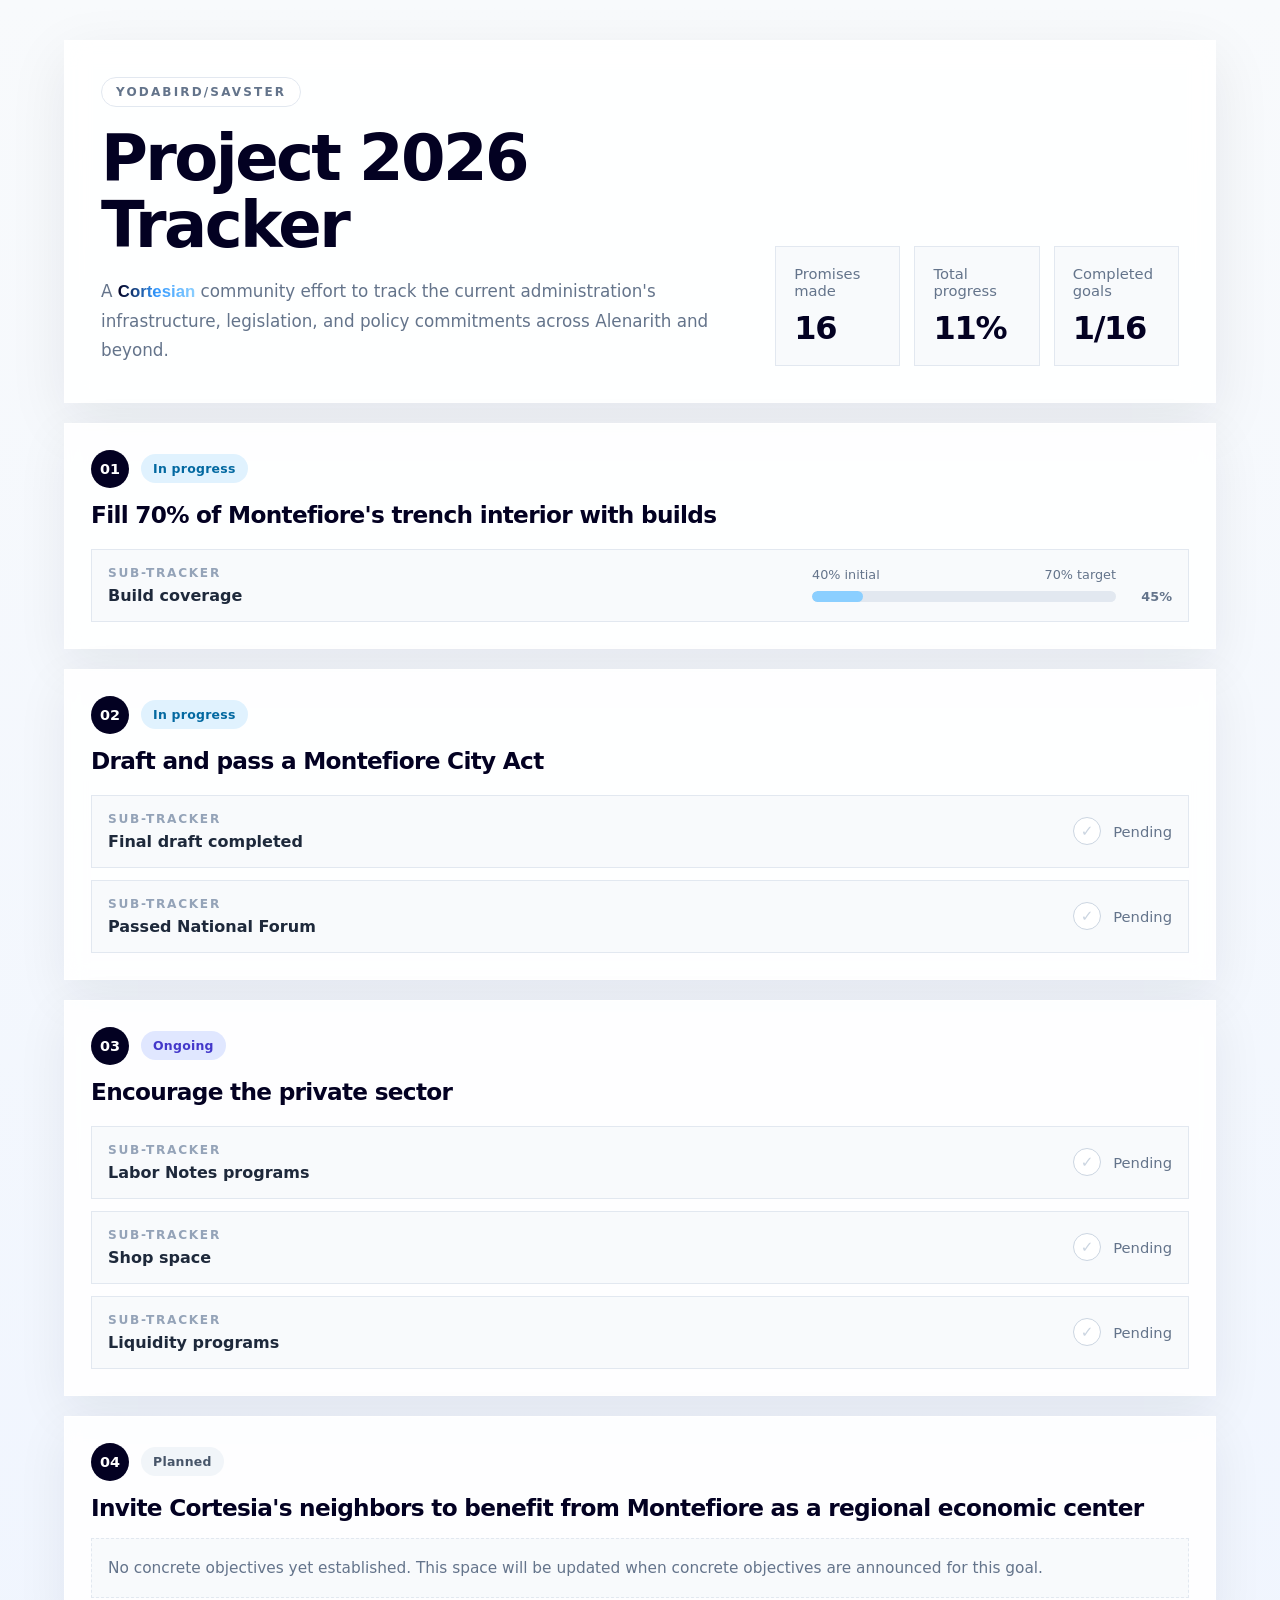
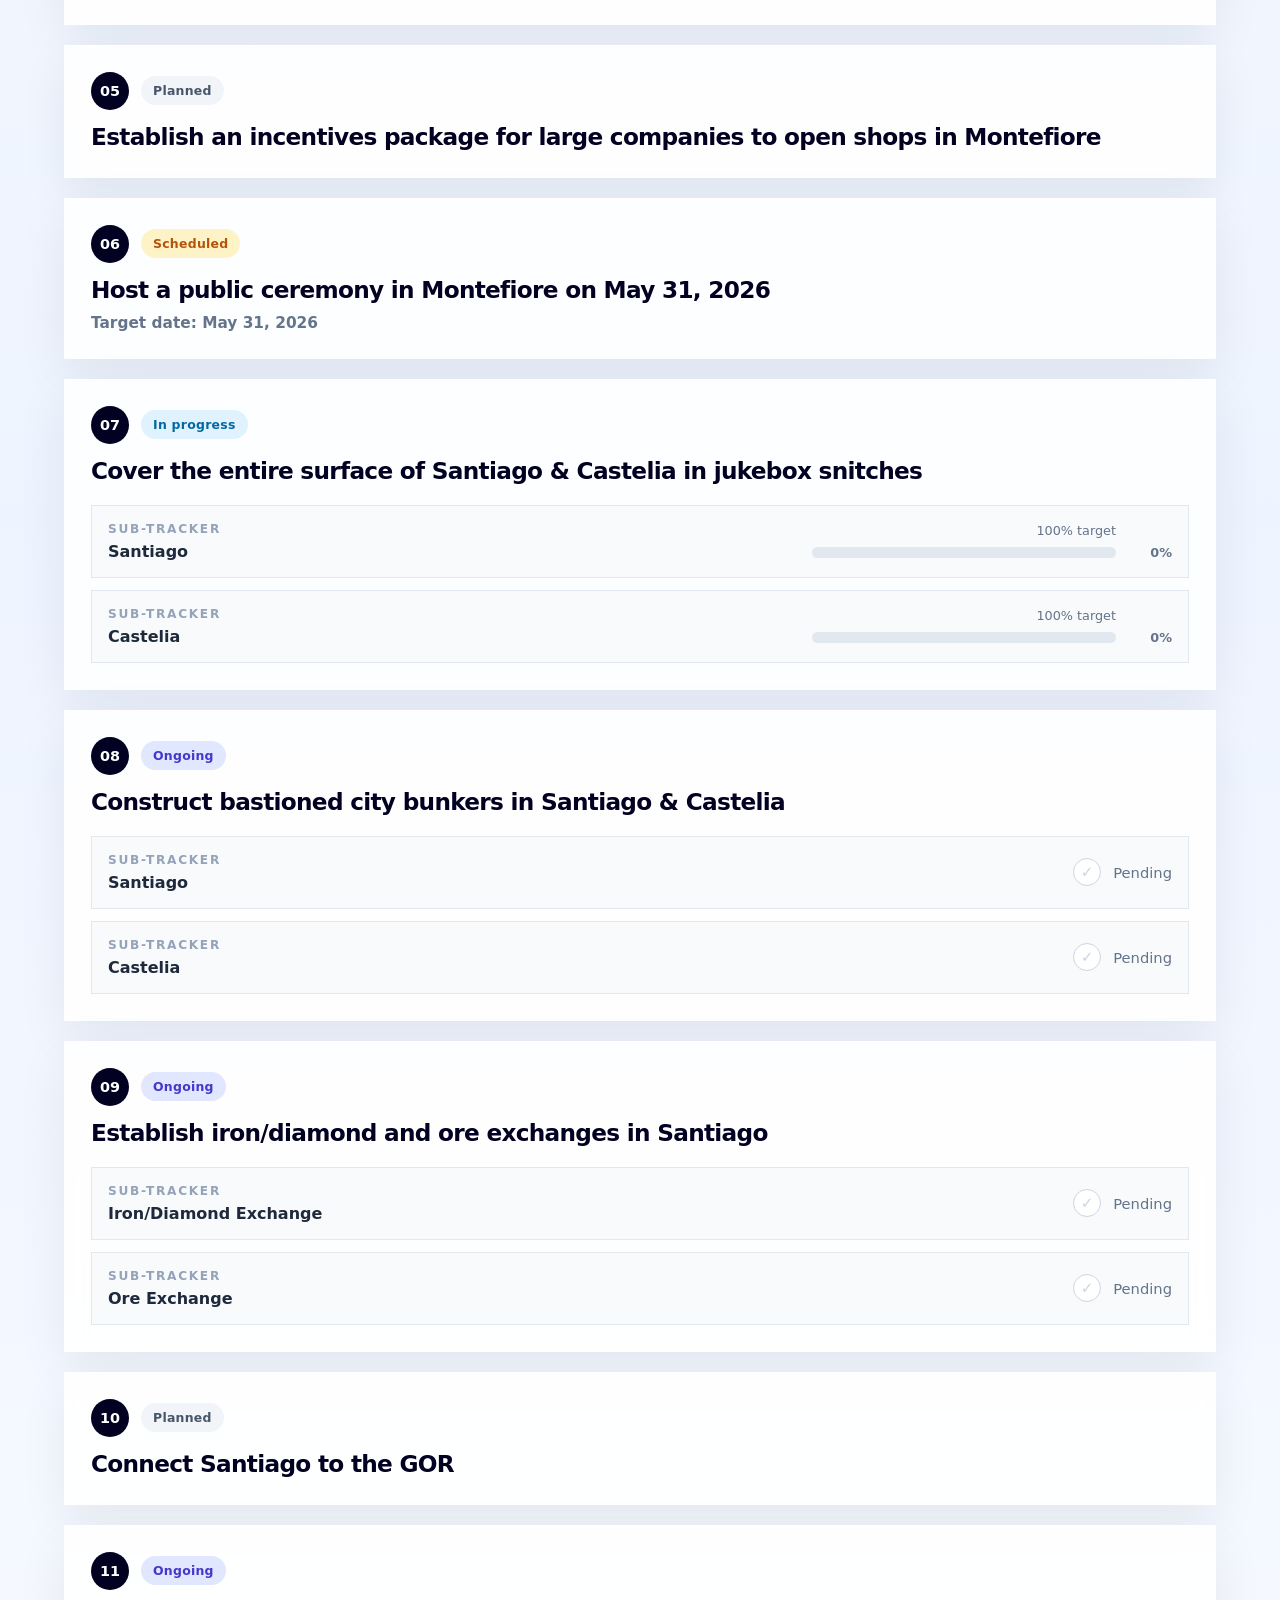
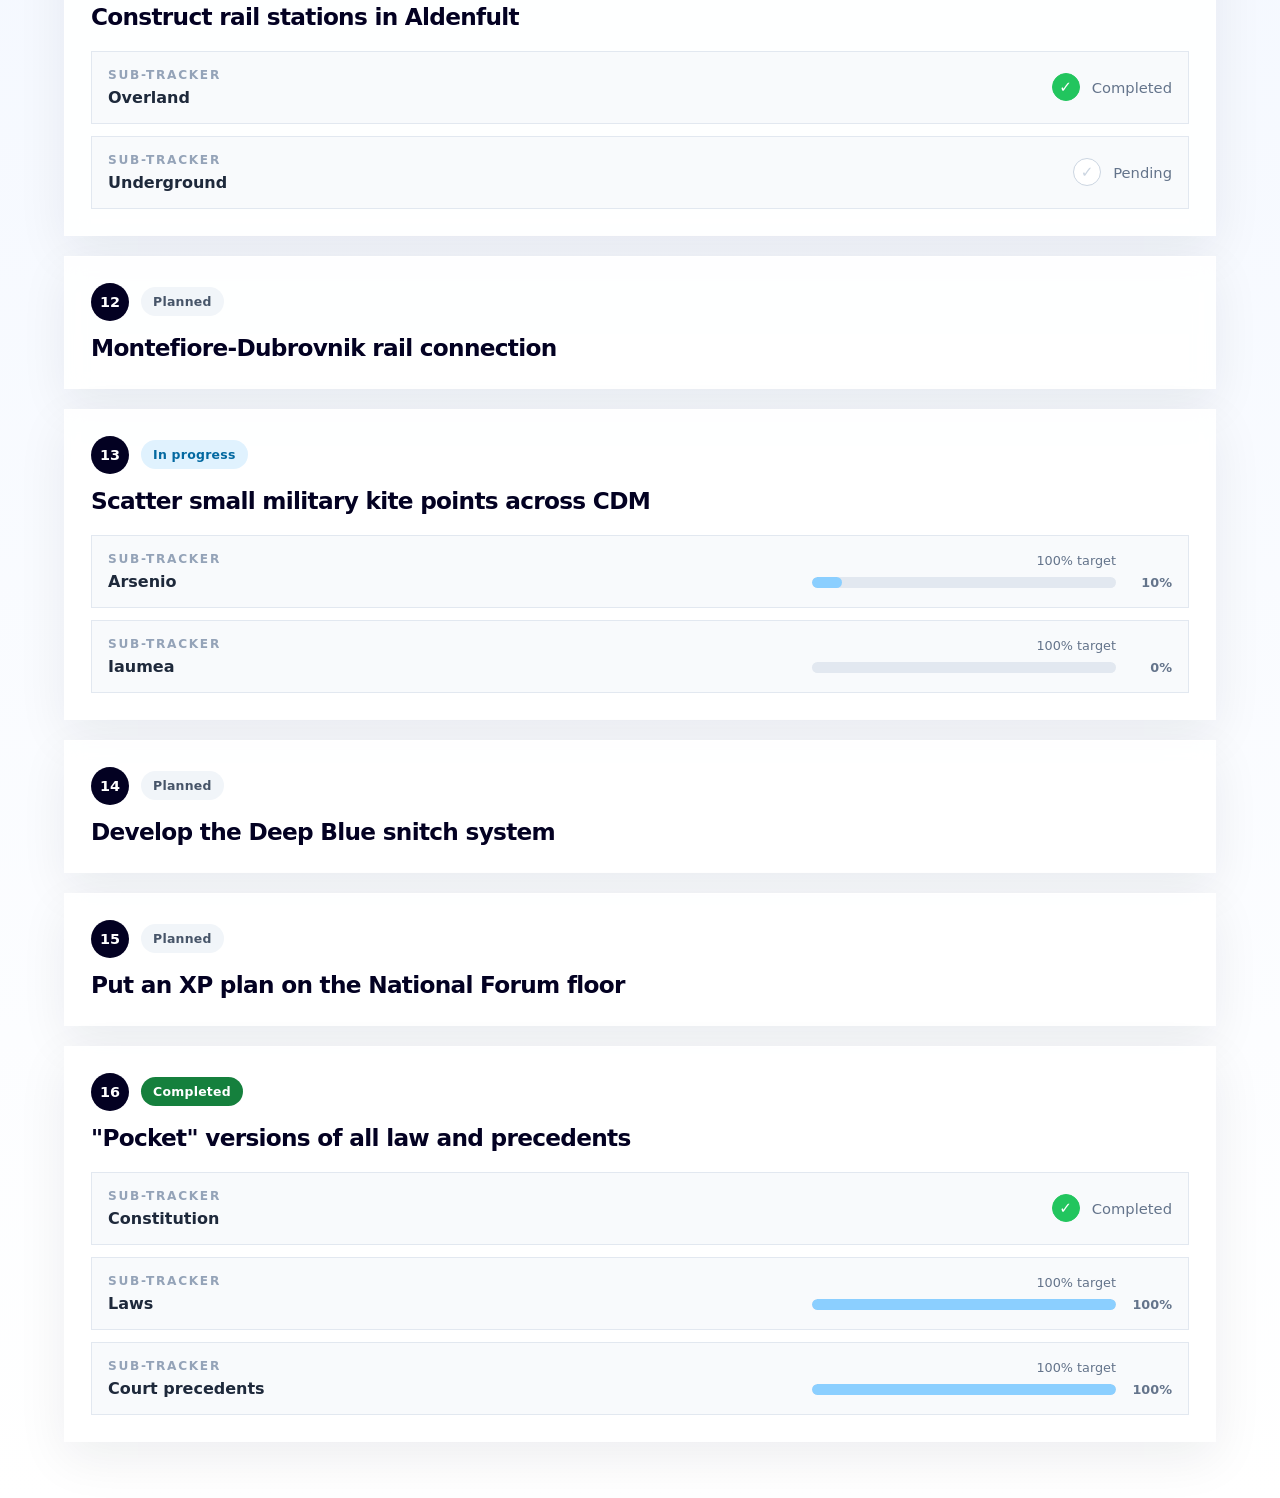
<file: project2026.htm>
<!DOCTYPE html>
<html lang="en">

<head>
  <meta charset="UTF-8" />
  <meta name="viewport" content="width=device-width, initial-scale=1.0" />
  <title>Project 2026 Tracker</title>
  <link rel="icon" type="image/x-icon" href="assets/favicon.ico">
  <style>
    :root {
      --bg-top: #f8fafc;
      --bg-mid: #eef4ff;
      --bg-bottom: #ffffff;
      --text: #030122;
      --muted: #64748b;
      --line: #e2e8f0;
      --card: rgba(255, 255, 255, 0.88);
      --soft: #f8fafc;
      --shadow: 0 18px 56px rgba(15, 23, 42, 0.08);
      --blue-bg: #e0f2fe;
      --blue-text: #0369a1;
      --indigo-bg: #e0e7ff;
      --indigo-text: #4338ca;
      --slate-bg: #f1f5f9;
      --slate-text: #475569;
      --amber-bg: #fef3c7;
      --amber-text: #b45309;
      --green-bg: #15803d;
      --white-text: #ffffff;
      --bar-bg: #e2e8f0;
      --bar-fill: #8bcfff;
    }

    * {
      box-sizing: border-box;
    }

    html {
      scroll-behavior: smooth;
    }

    body {
      margin: 0;
      font-family: Inter, ui-sans-serif, system-ui, sans-serif;
      color: var(--text);
      background: linear-gradient(180deg, var(--bg-top) 0%, var(--bg-mid) 45%, var(--bg-bottom) 100%);
    }

    .page {
      max-width: 1200px;
      margin: 0 auto;
      padding: 40px 24px 56px;
    }

    .hero {
      position: relative;
      overflow: hidden;
      background: var(--card);
      border: 1px solid rgba(255, 255, 255, 0.8);
      box-shadow: var(--shadow);
      padding: 36px;
      backdrop-filter: blur(12px);
    }

    .hero-grid {
      display: grid;
      gap: 28px;
      grid-template-columns: 1.6fr 1fr;
      align-items: end;
    }

    .eyebrow {
      display: inline-flex;
      align-items: center;
      padding: 7px 14px;
      border-radius: 999px;
      background: #fff;
      border: 1px solid var(--line);
      font-size: 12px;
      font-weight: 700;
      letter-spacing: 0.18em;
      text-transform: uppercase;
      color: var(--muted);
    }

    h1 {
      margin: 18px 0 0;
      font-size: clamp(2.2rem, 5vw, 4rem);
      line-height: 1.05;
      letter-spacing: -0.04em;
    }

    .highlight {
      font-family: sans-serif;
      font-weight: bold;
      background-image: linear-gradient(to right, #030122, #3399ff, #8bcfff);
      background-clip: text;
      -webkit-background-clip: text;
      color: transparent;
      -webkit-text-fill-color: transparent;
    }

    .hero p {
      max-width: 720px;
      margin: 18px 0 0;
      font-size: 1.05rem;
      line-height: 1.75;
      color: var(--muted);
    }

    .summary-grid {
      display: grid;
      gap: 14px;
      grid-template-columns: repeat(3, 1fr);
    }

    .stat {
      background: var(--soft);
      border: 1px solid var(--line);
      padding: 18px;
    }

    .stat-label {
      font-size: 0.92rem;
      color: var(--muted);
    }

    .stat-value {
      margin-top: 10px;
      font-size: 2rem;
      font-weight: 700;
      letter-spacing: -0.04em;
    }

    /* EDIT TOGGLE */
    .edit-bar {
      display: flex;
      justify-content: flex-end;
      margin-top: 20px;
    }

    .btn-edit {
      display: inline-flex;
      align-items: center;
      gap: 8px;
      padding: 10px 20px;
      border-radius: 999px;
      background: var(--text);
      color: #fff;
      border: none;
      font-size: 0.88rem;
      font-weight: 700;
      cursor: pointer;
      letter-spacing: 0.04em;
      transition: opacity 0.15s;
    }

    .btn-edit:hover {
      opacity: 0.8;
    }

    .btn-edit.active {
      background: #22c55e;
    }

    /* GOALS */
    .goals {
      display: grid;
      gap: 20px;
      margin-top: 20px;
    }

    .goal-card {
      background: var(--card);
      border: 1px solid rgba(255, 255, 255, 0.8);
      box-shadow: 0 16px 48px rgba(15, 23, 42, 0.07);
      padding: 26px;
      backdrop-filter: blur(10px);
      transition: box-shadow 0.2s;
    }

    .goal-card.editing {
      box-shadow: 0 0 0 2px #3399ff, 0 16px 48px rgba(15, 23, 42, 0.07);
    }

    .goal-top {
      display: flex;
      gap: 16px;
      align-items: flex-start;
      justify-content: space-between;
    }

    .goal-heading {
      flex: 1;
      min-width: 0;
    }

    .goal-label-row {
      display: flex;
      align-items: center;
      gap: 12px;
      margin-bottom: 12px;
      flex-wrap: wrap;
    }

    .goal-number {
      width: 38px;
      height: 38px;
      border-radius: 999px;
      background: var(--text);
      color: #fff;
      display: inline-flex;
      align-items: center;
      justify-content: center;
      font-size: 0.9rem;
      font-weight: 700;
      flex-shrink: 0;
    }

    .goal-title {
      margin: 0;
      font-size: 1.45rem;
      line-height: 1.25;
      letter-spacing: -0.03em;
    }

    .goal-date {
      margin-top: 10px;
      font-size: 0.96rem;
      font-weight: 600;
      color: var(--muted);
    }

    .badge {
      display: inline-flex;
      align-items: center;
      border-radius: 999px;
      padding: 7px 12px;
      font-size: 0.78rem;
      font-weight: 700;
      letter-spacing: 0.02em;
      white-space: nowrap;
    }

    .badge.in-progress {
      background: var(--blue-bg);
      color: var(--blue-text);
    }

    .badge.ongoing {
      background: var(--indigo-bg);
      color: var(--indigo-text);
    }

    .badge.planned {
      background: var(--slate-bg);
      color: var(--slate-text);
    }

    .badge.scheduled {
      background: var(--amber-bg);
      color: var(--amber-text);
    }

    .badge.completed {
      background: var(--green-bg);
      color: var(--white-text);
    }

    .note {
      margin-top: 16px;
      background: var(--soft);
      border: 1px dashed var(--line);
      padding: 16px;
      color: var(--muted);
      line-height: 1.7;
      font-size: 0.96rem;
    }

    .subtrackers {
      display: grid;
      gap: 12px;
      margin-top: 20px;
    }

    .subtracker {
      display: flex;
      align-items: center;
      justify-content: space-between;
      gap: 20px;
      background: rgba(248, 250, 252, 0.92);
      border: 1px solid var(--line);
      padding: 16px;
    }

    .subtracker-meta {
      min-width: 0;
      flex: 1;
    }

    .subtracker-label {
      font-size: 0.76rem;
      font-weight: 700;
      letter-spacing: 0.14em;
      text-transform: uppercase;
      color: #94a3b8;
    }

    .subtracker-name {
      margin-top: 6px;
      font-size: 1rem;
      font-weight: 600;
      color: #1e293b;
    }

    .progress-wrap {
      width: min(100%, 360px);
      flex-shrink: 0;
    }

    .progress-top {
      display: flex;
      align-items: center;
      justify-content: space-between;
      margin-bottom: 7px;
      font-size: 0.8rem;
      color: var(--muted);
      padding-right: 56px;
    }

    .progress-bar {
      width: 100%;
      flex: 1;
      height: 11px;
      overflow: hidden;
      border-radius: 999px;
      background: var(--bar-bg);
    }

    .progress-bar-row {
      display: flex;
      align-items: center;
      gap: 10px;
    }

    .progress-current {
      min-width: 46px;
      text-align: right;
      font-size: 0.8rem;
      color: var(--muted);
      font-weight: 600;
      flex-shrink: 0;
    }

    .progress-fill {
      height: 100%;
      border-radius: 999px;
      background: var(--bar-fill);
    }

    .check-wrap {
      display: flex;
      align-items: center;
      gap: 12px;
      min-width: 180px;
      justify-content: flex-end;
      flex-shrink: 0;
    }

    .check {
      width: 28px;
      height: 28px;
      border-radius: 999px;
      display: inline-flex;
      align-items: center;
      justify-content: center;
      font-size: 0.95rem;
      font-weight: 700;
      border: 1px solid #cbd5e1;
      background: #fff;
      color: #cbd5e1;
    }

    .check.done {
      border-color: #22c55e;
      background: #22c55e;
      color: #fff;
    }

    .check-status {
      font-size: 0.92rem;
      color: var(--muted);
    }

    /* EDIT CONTROLS */
    .edit-controls {
      margin-top: 20px;
      border-top: 1px dashed var(--line);
      padding-top: 18px;
      display: none;
    }

    .edit-controls.visible {
      display: block;
    }

    .edit-grid {
      display: grid;
      gap: 12px;
    }

    .edit-row {
      display: flex;
      gap: 10px;
      align-items: center;
      flex-wrap: wrap;
    }

    .edit-label {
      font-size: 0.8rem;
      font-weight: 700;
      text-transform: uppercase;
      letter-spacing: 0.1em;
      color: var(--muted);
      min-width: 90px;
    }

    .edit-input,
    .edit-select,
    .edit-textarea {
      flex: 1;
      min-width: 180px;
      padding: 8px 12px;
      border: 1px solid var(--line);
      font-size: 0.95rem;
      font-family: inherit;
      background: #fff;
      color: var(--text);
      outline: none;
    }

    .edit-input:focus,
    .edit-select:focus,
    .edit-textarea:focus {
      border-color: #3399ff;
    }

    .edit-textarea {
      resize: vertical;
      min-height: 60px;
    }

    .edit-section-title {
      font-size: 0.82rem;
      font-weight: 700;
      text-transform: uppercase;
      letter-spacing: 0.1em;
      color: var(--muted);
      margin: 14px 0 8px;
    }

    .sub-edit {
      background: var(--soft);
      border: 1px solid var(--line);
      padding: 14px;
      display: grid;
      gap: 8px;
      position: relative;
    }

    .sub-edit-row {
      display: flex;
      gap: 10px;
      align-items: center;
      flex-wrap: wrap;
    }

    .btn-small {
      padding: 5px 12px;
      border: 1px solid var(--line);
      background: #fff;
      font-size: 0.8rem;
      font-weight: 700;
      cursor: pointer;
      font-family: inherit;
      transition: background 0.15s;
    }

    .btn-small:hover {
      background: var(--line);
    }

    .btn-small.danger {
      border-color: #fca5a5;
      color: #dc2626;
    }

    .btn-small.danger:hover {
      background: #fee2e2;
    }

    .btn-add-sub {
      display: inline-flex;
      align-items: center;
      gap: 6px;
      padding: 8px 14px;
      border: 1px dashed var(--line);
      background: transparent;
      font-size: 0.85rem;
      font-weight: 600;
      cursor: pointer;
      font-family: inherit;
      color: var(--muted);
      margin-top: 6px;
      transition: border-color 0.15s, color 0.15s;
    }

    .btn-add-sub:hover {
      border-color: #3399ff;
      color: #3399ff;
    }

    .progress-edit-wrap {
      display: flex;
      gap: 8px;
      align-items: center;
      flex: 1;
      min-width: 180px;
    }

    .progress-edit-wrap input[type=range] {
      flex: 1;
    }

    .progress-edit-wrap span {
      min-width: 38px;
      text-align: right;
      font-size: 0.9rem;
      font-weight: 600;
    }

    .check-toggle {
      display: flex;
      gap: 8px;
      align-items: center;
    }

    .check-toggle label {
      font-size: 0.9rem;
      color: var(--muted);
      cursor: pointer;
      display: flex;
      align-items: center;
      gap: 6px;
    }

    @media (max-width: 980px) {
      .hero-grid {
        grid-template-columns: 1fr;
      }
    }

    @media (max-width: 760px) {
      .page {
        padding: 22px 14px 40px;
      }

      .hero,
      .goal-card {
        padding: 20px;
      }

      .summary-grid {
        grid-template-columns: 1fr;
      }

      .goal-top,
      .subtracker {
        flex-direction: column;
        align-items: flex-start;
      }

      .progress-wrap,
      .check-wrap {
        width: 100%;
        min-width: 0;
        justify-content: flex-start;
      }

      .goal-title {
        font-size: 1.25rem;
      }
    }
  </style>
</head>

<body>
  <div class="page">
    <header class="hero">
      <div class="hero-grid">
        <div>
          <div class="eyebrow">yodabird/savster</div>
          <h1>Project 2026 Tracker</h1>
          <p>A <a href="https://discord.gg/aKqx8BNUpR" target="_blank" class="highlight">Cortesian</a> community effort
            to track the current administration's infrastructure, legislation, and policy commitments across Alenarith
            and beyond.</p>
        </div>
        <div class="summary-grid">
          <div class="stat">
            <div class="stat-label">Promises made</div>
            <div class="stat-value" id="stat-total">—</div>
          </div>
          <div class="stat">
            <div class="stat-label">Total progress</div>
            <div class="stat-value" id="stat-progress">—</div>
          </div>
          <div class="stat">
            <div class="stat-label">Completed goals</div>
            <div class="stat-value" id="stat-completed">—</div>
          </div>
        </div>
      </div>
    </header>

    <main class="goals" id="goals-container"></main>
  </div>

  <script>
    // GOALS DATA — edit this array to update the tracker
    const goals = [
      {
        title: "Fill 70% of Montefiore's trench interior with builds",
        status: "in-progress",
        date: null,
        note: null,
        subtrackers: [
          { type: "progress", label: "Build coverage", starting: 40, current: 45, target: 70 }
        ]
      },
      {
        title: "Draft and pass a Montefiore City Act",
        status: "in-progress",
        date: null,
        note: null,
        subtrackers: [
          { type: "check", label: "Final draft completed", done: false },
          { type: "check", label: "Passed National Forum", done: false }
        ]
      },
      {
        title: "Encourage the private sector",
        status: "ongoing",
        date: null,
        note: null,
        subtrackers: [
          { type: "check", label: "Labor Notes programs", done: false },
          { type: "check", label: "Shop space", done: false },
          { type: "check", label: "Liquidity programs", done: false }
        ]
      },
      {
        title: "Invite Cortesia's neighbors to benefit from Montefiore as a regional economic center",
        status: "planned",
        date: null,
        note: "No concrete objectives yet established. This space will be updated when concrete objectives are announced for this goal.",
        subtrackers: []
      },
      {
        title: "Establish an incentives package for large companies to open shops in Montefiore",
        status: "planned",
        date: null,
        note: null,
        subtrackers: []
      },
      {
        title: "Host a public ceremony in Montefiore on May 31, 2026",
        status: "scheduled",
        date: "May 31, 2026",
        note: null,
        subtrackers: []
      },
      {
        title: "Cover the entire surface of Santiago & Castelia in jukebox snitches",
        status: "in-progress",
        date: null,
        note: null,
        subtrackers: [
          { type: "progress", label: "Santiago", starting: 0,current: 0, target: 100 },
          { type: "progress", label: "Castelia", starting: 0, current: 0, target: 100 }
        ]
      },
      {
        title: "Construct bastioned city bunkers in Santiago & Castelia",
        status: "ongoing",
        date: null,
        note: null,
        subtrackers: [
          { type: "check", label: "Santiago", done: false },
          { type: "check", label: "Castelia", done: false }
        ]
      },
      {
        title: "Establish iron/diamond and ore exchanges in Santiago",
        status: "ongoing",
        date: null,
        note: null,
        subtrackers: [
          { type: "check", label: "Iron/Diamond Exchange", done: false },
          { type: "check", label: "Ore Exchange", done: false }
        ]
      },
      {
        title: "Connect Santiago to the GOR",
        status: "planned",
        date: null,
        note: null,
        subtrackers: []
      },
      {
        title: "Construct rail stations in Aldenfult",
        status: "ongoing",
        date: null,
        note: null,
        subtrackers: [
          { type: "check", label: "Overland", done: true },
          { type: "check", label: "Underground", done: false }
        ]
      },
      {
        title: "Montefiore-Dubrovnik rail connection",
        status: "planned",
        date: null,
        note: null,
        subtrackers: []
      },
      {
        title: "Scatter small military kite points across CDM",
        status: "in-progress",
        date: null,
        note: null,
        subtrackers: [
          { type: "progress", label: "Arsenio", starting: 0, current: 10, target: 100 },
          { type: "progress", label: "Iaumea", starting: 0, current: 0, target: 100 }
        ]
      },
      {
        title: "Develop the Deep Blue snitch system",
        status: "planned",
        date: null,
        note: null,
        subtrackers: []
      },
      {
        title: "Put an XP plan on the National Forum floor",
        status: "planned",
        date: null,
        note: null,
        subtrackers: []
      },
      {
        title: '"Pocket" versions of all law and precedents',
        status: "completed",
        date: null,
        note: null,
        subtrackers: [
          { type: "check", label: "Constitution", done: true },
          { type: "progress", label: "Laws", starting: 0, current: 100, target: 100 },
          { type: "progress", label: "Court precedents", starting: 0, current: 100, target: 100 }
        ]
      }
    ];

    const STATUS_OPTIONS = [
      { value: "in-progress", label: "In Progress" },
      { value: "ongoing", label: "Ongoing" },
      { value: "planned", label: "Planned" },
      { value: "scheduled", label: "Scheduled" },
      { value: "completed", label: "Completed" }
    ];

    const STATUS_LABELS = {
      "in-progress": "In progress",
      "ongoing": "Ongoing",
      "planned": "Planned",
      "scheduled": "Scheduled",
      "completed": "Completed"
    };

    let editMode = false;

    function computeStats() {
      const total = goals.length;
      let completedGoals = 0;
      let totalGoalProgress = 0;
      let goalCount = 0;

      goals.forEach(g => {
        goalCount ++;

        // A goal is "complete" if all its subtrackers are done/100%
        let goalComplete = false;
        if (g.subtrackers.length === 0) {
          goalComplete = (g.status === "completed");
        } else {
          const allDone = g.subtrackers.every(s => {
            if (s.type === "check") return s.done;
            if (s.type === "progress") return s.current >= s.target;
            return false;
          });
          if (allDone) goalComplete = true;
        }
        if (goalComplete) completedGoals++;

        // Aggregate progress
        if (g.subtrackers.length > 0) {
          let subCount = 0;
          let totalSubProgress = 0;
          g.subtrackers.forEach(s => {
            if (s.type === "progress") {
              totalSubProgress += Math.min((s.current-s.starting) / (s.target-s.starting), 1) * 100;
              subCount++;
            } else if (s.type === "check") {
              totalSubProgress += s.done ? 100 : 0;
              subCount++;
            }
          });
          totalGoalProgress += (totalSubProgress / subCount);
        } else {
          totalGoalProgress += (goalComplete ? 100 : 0);
        }
      });

      const overallProgress = goalCount > 0 ? Math.round(totalGoalProgress / goalCount) : 0;

      document.getElementById("stat-total").textContent = total;
      document.getElementById("stat-progress").textContent = overallProgress + "%";
      document.getElementById("stat-completed").textContent = completedGoals + "/" + total;
    }

    // Rendering
    function render() {
      const container = document.getElementById("goals-container");
      container.innerHTML = "";

      goals.forEach((goal, gi) => {
        const card = document.createElement("section");
        card.className = "goal-card" + (editMode ? " editing" : "");

        let subtrackerHTML = "";
        if (goal.subtrackers.length > 0) {
          subtrackerHTML = '<div class="subtrackers">';
          goal.subtrackers.forEach(s => {
            if (s.type === "progress") {
              const pct = s.target > s.starting ? Math.min((s.current - s.starting) / (s.target - s.starting), 1) * 100 : 0;
              subtrackerHTML += `
            <div class="subtracker">
              <div class="subtracker-meta">
                <div class="subtracker-label">Sub-tracker</div>
                <div class="subtracker-name">${escHtml(s.label)}</div>
              </div>
              <div class="progress-wrap">
              ${s.starting > 0 
              ? `<div class="progress-top"><span>${s.starting}% initial</span><span>${s.target}% target</span></div>` 
              : `<div class="progress-top"><span></span><span>${s.target}% target</span></div>`}
                <div class="progress-bar-row">
                  <div class="progress-bar"><div class="progress-fill" style="width:${pct}%"></div></div>
                  <div class="progress-current">${s.current}%</div>
                </div>
              </div>
            </div>`;
            } else {
              subtrackerHTML += `
            <div class="subtracker">
              <div class="subtracker-meta">
                <div class="subtracker-label">Sub-tracker</div>
                <div class="subtracker-name">${escHtml(s.label)}</div>
              </div>
              <div class="check-wrap">
                <div class="check ${s.done ? "done" : ""}">✓</div>
                <div class="check-status">${s.done ? "Completed" : "Pending"}</div>
              </div>
            </div>`;
            }
          });
          subtrackerHTML += "</div>";
        }

        let editHTML = "";
        if (editMode) {
          let subEditFields = "";
          goal.subtrackers.forEach((s, si) => {
            if (s.type === "progress") {
              subEditFields += `
            <div class="sub-edit" id="sub-${gi}-${si}">
              <div class="sub-edit-row">
                <span class="edit-label">Label</span>
                <input class="edit-input" value="${escAttr(s.label)}" oninput="updateSub(${gi},${si},'label',this.value)" />
                <span class="edit-label" style="min-width:50px">Type</span>
                <select class="edit-select" style="flex:0;min-width:120px" onchange="updateSub(${gi},${si},'type',this.value)">
                  <option value="progress" selected>Progress</option>
                  <option value="check">Checkbox</option>
                </select>
                <button class="btn-small danger" onclick="removeSub(${gi},${si})">Remove</button>
              </div>
              <div class="sub-edit-row">
                <span class="edit-label">Current</span>
                <div class="progress-edit-wrap">
                  <input type="range" min="${s.starting}" max="${s.target}" value="${s.current}" oninput="updateSub(${gi},${si},'current',+this.value);this.nextElementSibling.textContent=this.value+'%'" />
                  <span>${s.current}%</span>
                </div>
                <span class="edit-label" style="min-width:50px">Target</span>
                <input class="edit-input" style="max-width:80px" type="number" min="1" max="100" value="${s.target}" oninput="updateSub(${gi},${si},'target',+this.value)" />
              </div>
            </div>`;
            } else {
              subEditFields += `
            <div class="sub-edit" id="sub-${gi}-${si}">
              <div class="sub-edit-row">
                <span class="edit-label">Label</span>
                <input class="edit-input" value="${escAttr(s.label)}" oninput="updateSub(${gi},${si},'label',this.value)" />
                <span class="edit-label" style="min-width:50px">Type</span>
                <select class="edit-select" style="flex:0;min-width:120px" onchange="updateSub(${gi},${si},'type',this.value)">
                  <option value="progress">Progress</option>
                  <option value="check" selected>Checkbox</option>
                </select>
                <button class="btn-small danger" onclick="removeSub(${gi},${si})">Remove</button>
              </div>
              <div class="sub-edit-row check-toggle">
                <span class="edit-label">Status</span>
                <label><input type="checkbox" ${s.done ? "checked" : ""} onchange="updateSub(${gi},${si},'done',this.checked)" /> Completed</label>
              </div>
            </div>`;
            }
          });

          editHTML = `
        <div class="edit-controls visible">
          <div class="edit-grid">
            <div class="edit-row">
              <span class="edit-label">Title</span>
              <input class="edit-input" value="${escAttr(goal.title)}" oninput="updateGoal(${gi},'title',this.value)" />
            </div>
            <div class="edit-row">
              <span class="edit-label">Status</span>
              <select class="edit-select" onchange="updateGoal(${gi},'status',this.value)">
                ${STATUS_OPTIONS.map(o => `<option value="${o.value}"${goal.status === o.value ? " selected" : ""}>${o.label}</option>`).join("")}
              </select>
              <span class="edit-label" style="min-width:60px">Date</span>
              <input class="edit-input" placeholder="e.g. May 31, 2026" value="${escAttr(goal.date || '')}" oninput="updateGoal(${gi},'date',this.value||null)" />
            </div>
            <div class="edit-row">
              <span class="edit-label">Note</span>
              <textarea class="edit-textarea" oninput="updateGoal(${gi},'note',this.value||null)">${escHtml(goal.note || '')}</textarea>
            </div>
          </div>
          <div class="edit-section-title">Sub-trackers</div>
          <div id="subs-${gi}">${subEditFields}</div>
          <button class="btn-add-sub" onclick="addSub(${gi})">＋ Add sub-tracker</button>
        </div>`;
        }

        const num = String(gi + 1).padStart(2, "0");
        card.innerHTML = `
      <div class="goal-top">
        <div class="goal-heading">
          <div class="goal-label-row">
            <div class="goal-number">${num}</div>
            <div class="badge ${goal.status}">${STATUS_LABELS[goal.status] || goal.status}</div>
          </div>
          <h2 class="goal-title">${escHtml(goal.title)}</h2>
          ${goal.date ? `<div class="goal-date">Target date: ${escHtml(goal.date)}</div>` : ""}
          ${goal.note ? `<div class="note">${escHtml(goal.note)}</div>` : ""}
        </div>
      </div>
      ${subtrackerHTML}
      ${editHTML}`;

        container.appendChild(card);
      });

      computeStats();
    }

    function toggleEditMode() {
      editMode = !editMode;
      const btn = document.getElementById("global-edit-btn");
      btn.textContent = editMode ? "✓ Done Editing" : "✏️ Edit Goals";
      btn.classList.toggle("active", editMode);
      render();
    }

    function updateGoal(gi, key, value) {
      goals[gi][key] = value;
      computeStats();
      const card = document.getElementById("goals-container").children[gi];
      const num = String(gi + 1).padStart(2, "0");
      const g = goals[gi];
      card.querySelector(".goal-number").textContent = num;
      card.querySelector(".badge").className = `badge ${g.status}`;
      card.querySelector(".badge").textContent = STATUS_LABELS[g.status] || g.status;
      card.querySelector(".goal-title").textContent = g.title;

      // date
      let dateEl = card.querySelector(".goal-date");
      if (g.date) {
        if (!dateEl) { dateEl = document.createElement("div"); dateEl.className = "goal-date"; card.querySelector(".goal-heading").appendChild(dateEl); }
        dateEl.textContent = "Target date: " + g.date;
      } else if (dateEl) dateEl.remove();

      // note
      let noteEl = card.querySelector(".note");
      if (g.note) {
        if (!noteEl) { noteEl = document.createElement("div"); noteEl.className = "note"; card.querySelector(".goal-heading").appendChild(noteEl); }
        noteEl.textContent = g.note;
      } else if (noteEl) noteEl.remove();
    }

    function updateSub(gi, si, key, value) {
      goals[gi].subtrackers[si][key] = value;
      if (key === "type") {
        if (value === "progress") {
          goals[gi].subtrackers[si] = { type: "progress", label: goals[gi].subtrackers[si].label, current: 0, target: 100 };
        } else {
          goals[gi].subtrackers[si] = { type: "check", label: goals[gi].subtrackers[si].label, done: false };
        }
        render(); return;
      }
      computeStats();
      refreshSubtrackersView(gi);
    }

    function addSub(gi) {
      goals[gi].subtrackers.push({ type: "check", label: "New item", done: false });
      render();
    }

    function removeSub(gi, si) {
      goals[gi].subtrackers.splice(si, 1);
      render();
    }

    function refreshSubtrackersView(gi) {
      const card = document.getElementById("goals-container").children[gi];
      const g = goals[gi];
      let existingView = card.querySelector(".subtrackers");

      if (g.subtrackers.length === 0) {
        if (existingView) existingView.remove();
        return;
      }

      let html = "";
      g.subtrackers.forEach(s => {
        if (s.type === "progress") {
          const pct = s.target > s.starting ? Math.min((s.current - s.starting) / (s.target - s.starting), 1) * 100 : 0;
          html += `<div class="subtracker">
        <div class="subtracker-meta"><div class="subtracker-label">Sub-tracker</div><div class="subtracker-name">${escHtml(s.label)}</div></div>
        <div class="progress-wrap">
          <div class="progress-top"><span>${s.starting}%</span><span>${s.target}% target</span></div>
          <div class="progress-bar-row"><div class="progress-bar"><div class="progress-fill" style="width:${pct}%"></div></div><div class="progress-current">${s.current}%</div></div>
        </div></div>`;
        } else {
          html += `<div class="subtracker">
        <div class="subtracker-meta"><div class="subtracker-label">Sub-tracker</div><div class="subtracker-name">${escHtml(s.label)}</div></div>
        <div class="check-wrap"><div class="check ${s.done ? "done" : ""}">✓</div><div class="check-status">${s.done ? "Completed" : "Pending"}</div></div>
        </div>`;
        }
      });

      if (existingView) {
        existingView.innerHTML = html;
      } else {
        const wrap = document.createElement("div");
        wrap.className = "subtrackers";
        wrap.innerHTML = html;
        // Insert before edit-controls
        const editCtrl = card.querySelector(".edit-controls");
        if (editCtrl) card.insertBefore(wrap, editCtrl);
        else card.appendChild(wrap);
      }
    }

    // Util
    function escHtml(str) {
      if (!str) return "";
      return String(str).replace(/&/g, "&amp;").replace(/</g, "&lt;").replace(/>/g, "&gt;").replace(/"/g, "&quot;");
    }
    function escAttr(str) {
      if (!str) return "";
      return String(str).replace(/"/g, "&quot;").replace(/'/g, "&#39;");
    }

    render();
  </script>
</body>

</html>
</file>
